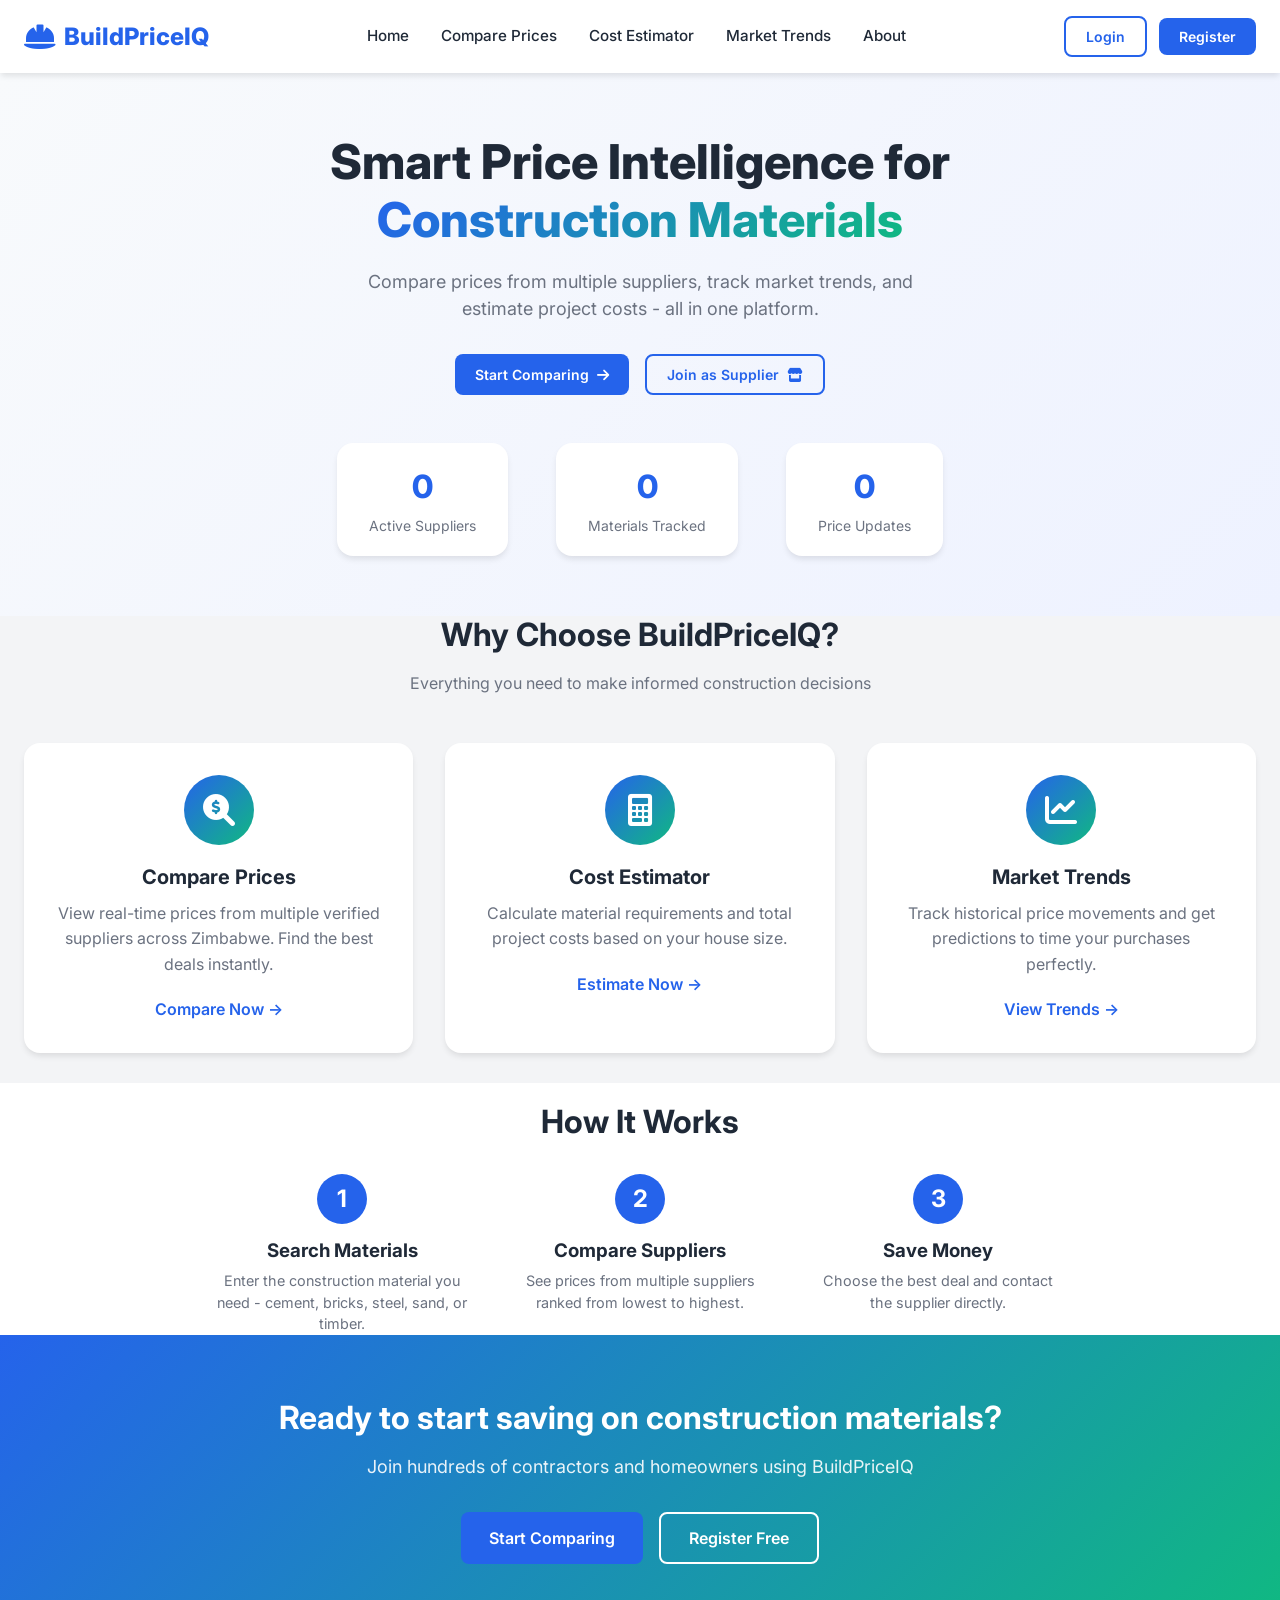
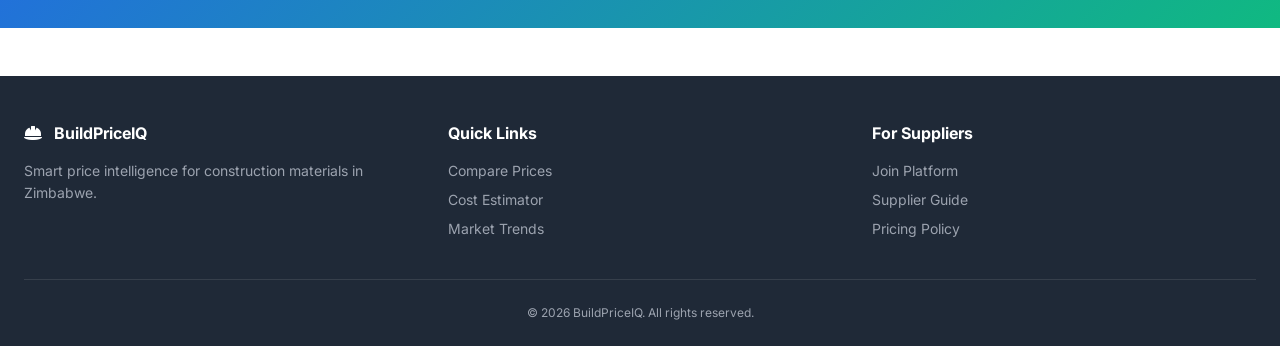
<file: index.html>
<!DOCTYPE html>
<html lang="en">
<head>
    <meta charset="UTF-8">
    <meta name="viewport" content="width=device-width, initial-scale=1.0">
    <title>BuildPriceIQ - Smart Construction Material Prices</title>
    <link rel="stylesheet" href="style.css">
    <link href="https://fonts.googleapis.com/css2?family=Inter:wght@300;400;500;600;700;800&display=swap" rel="stylesheet">
    <link rel="stylesheet" href="https://cdnjs.cloudflare.com/ajax/libs/font-awesome/6.0.0/css/all.min.css">
</head>
<body>
    <!-- Navigation -->
    <nav class="navbar">
    <div class="container">
        <div class="nav-brand">
            <i class="fas fa-hard-hat"></i>
            <span>BuildPriceIQ</span>
        </div>
        <div class="nav-menu" id="navMenu">
            <a href="#" id="homeLink" class="nav-link">Home</a>
            <a href="compare.html" class="nav-link">Compare Prices</a>
            <a href="estimator.html" class="nav-link">Cost Estimator</a>
            <a href="trends.html" class="nav-link">Market Trends</a>
            <a href="about.html" class="nav-link">About</a>
        </div>
        <div class="nav-buttons" id="navButtons">
            <button class="btn btn-outline" onclick="openModal('loginModal')">Login</button>
            <button class="btn btn-primary" onclick="openModal('registerModal')">Register</button>
        </div>
        <div class="user-menu" id="userMenu" style="display: none;">
            <span id="userName"></span>
            <button class="btn btn-outline-small" onclick="logout()">Logout</button>
        </div>
        <div class="hamburger" id="hamburger">
            <span></span>
            <span></span>
            <span></span>
        </div>
    </div>
</nav>


    <!-- Hero Section -->
    <section class="hero">
        <div class="container">
            <div class="hero-content">
                <h1 class="hero-title">
                    Smart Price Intelligence for<br>
                    <span class="highlight">Construction Materials</span>
                </h1>
                <p class="hero-subtitle">
                    Compare prices from multiple suppliers, track market trends, 
                    and estimate project costs - all in one platform.
                </p>
                <div class="hero-buttons">
                    <a href="compare.html" class="btn btn-primary">
                        Start Comparing <i class="fas fa-arrow-right"></i>
                    </a>
                    <button class="btn btn-outline" onclick="openModal('registerModal')">
                        Join as Supplier <i class="fas fa-store"></i>
                    </button>
                </div>
            </div>
            <div class="hero-stats">
                <div class="stat-card">
                    <div class="stat-number" id="supplierCount">0</div>
                    <div class="stat-label">Active Suppliers</div>
                </div>
                <div class="stat-card">
                    <div class="stat-number" id="materialCount">0</div>
                    <div class="stat-label">Materials Tracked</div>
                </div>
                <div class="stat-card">
                    <div class="stat-number" id="priceUpdateCount">0</div>
                    <div class="stat-label">Price Updates</div>
                </div>
            </div>
        </div>
    </section>

    <!-- Features Section -->
    <section class="features">
        <div class="container">
            <h2 class="section-title">Why Choose BuildPriceIQ?</h2>
            <p class="section-subtitle">Everything you need to make informed construction decisions</p>
            <div class="features-grid">
                <div class="feature-card">
                    <div class="feature-icon"><i class="fas fa-search-dollar"></i></div>
                    <h3>Compare Prices</h3>
                    <p>View real-time prices from multiple verified suppliers across Zimbabwe. Find the best deals instantly.</p>
                    <a href="compare.html" class="feature-link">Compare Now →</a>
                </div>
                <div class="feature-card">
                    <div class="feature-icon"><i class="fas fa-calculator"></i></div>
                    <h3>Cost Estimator</h3>
                    <p>Calculate material requirements and total project costs based on your house size.</p>
                    <a href="estimator.html" class="feature-link">Estimate Now →</a>
                </div>
                <div class="feature-card">
                    <div class="feature-icon"><i class="fas fa-chart-line"></i></div>
                    <h3>Market Trends</h3>
                    <p>Track historical price movements and get predictions to time your purchases perfectly.</p>
                    <a href="trends.html" class="feature-link">View Trends →</a>
                </div>
            </div>
        </div>
    </section>

    <!-- How It Works Section -->
    <section class="how-it-works">
        <div class="container">
            <h2 class="section-title">How It Works</h2>
            <div class="steps">
                <div class="step">
                    <div class="step-number">1</div>
                    <h3>Search Materials</h3>
                    <p>Enter the construction material you need - cement, bricks, steel, sand, or timber.</p>
                </div>
                <div class="step">
                    <div class="step-number">2</div>
                    <h3>Compare Suppliers</h3>
                    <p>See prices from multiple suppliers ranked from lowest to highest.</p>
                </div>
                <div class="step">
                    <div class="step-number">3</div>
                    <h3>Save Money</h3>
                    <p>Choose the best deal and contact the supplier directly.</p>
                </div>
            </div>
        </div>
    </section>

    <!-- CTA Section -->
    <section class="cta-section">
        <div class="container">
            <div class="cta-content">
                <h2>Ready to start saving on construction materials?</h2>
                <p>Join hundreds of contractors and homeowners using BuildPriceIQ</p>
                <div class="cta-buttons">
                    <a href="compare.html" class="btn btn-primary btn-large">Start Comparing</a>
                    <button class="btn btn-outline btn-large" onclick="openModal('registerModal')">Register Free</button>
                </div>
            </div>
        </div>
    </section>

    <!-- Footer -->
    <footer class="footer">
        <div class="container">
            <div class="footer-content">
                <div class="footer-section">
                    <h3><i class="fas fa-hard-hat"></i> BuildPriceIQ</h3>
                    <p>Smart price intelligence for construction materials in Zimbabwe.</p>
                </div>
                <div class="footer-section">
                    <h4>Quick Links</h4>
                    <a href="compare.html">Compare Prices</a>
                    <a href="estimator.html">Cost Estimator</a>
                    <a href="trends.html">Market Trends</a>
                </div>
                <div class="footer-section">
                    <h4>For Suppliers</h4>
                    <a href="#" onclick="openModal('registerModal')">Join Platform</a>
                    <a href="supplier_guide.html">Supplier Guide</a>
                    <a href="pricing_policy.html">Pricing Policy</a>
                </div>
            </div>
            <div class="footer-bottom">
                <p>&copy; 2026 BuildPriceIQ. All rights reserved.</p>
            </div>
        </div>
    </footer>

    <!-- Login Modal -->
    <div id="loginModal" class="modal">
        <div class="modal-content">
            <span class="close" onclick="closeModal('loginModal')">&times;</span>
            <h2>Login to BuildPriceIQ</h2>
            <form id="loginForm">
                <div class="form-group">
                    <label>Email</label>
                    <input type="email" id="loginEmail" required>
                </div>
                <div class="form-group">
                    <label>Password</label>
                    <input type="password" id="loginPassword" required>
                </div>
                <button type="submit" class="btn btn-primary btn-block">Login</button>
            </form>
            <p class="modal-footer">Don't have an account? <a href="#" onclick="switchModal('registerModal')">Register</a></p>
        </div>
    </div>

    <!-- Register Modal -->
    <div id="registerModal" class="modal">
        <div class="modal-content">
            <span class="close" onclick="closeModal('registerModal')">&times;</span>
            <h2>Create Account</h2>
            <form id="registerForm">
                <div class="form-group">
                    <label>Full Name *</label>
                    <input type="text" id="regName" required>
                </div>
                <div class="form-group">
                    <label>Email *</label>
                    <input type="email" id="regEmail" required>
                </div>
                <div class="form-group">
                    <label>Password *</label>
                    <input type="password" id="regPassword" required>
                </div>
                <div class="form-group">
                    <label>Account Type *</label>
                    <select id="regRole" required>
                        <option value="customer">Customer</option>
                        <option value="supplier">Supplier</option>
                    </select>
                </div>
                <div id="supplierFields" style="display: none;">
                    <div class="form-group">
                        <label>Business Name *</label>
                        <input type="text" id="businessName">
                    </div>
                    <div class="form-group">
                        <label>Location *</label>
                        <select id="businessLocation">
                            <option value="">Select location</option>
                            <option value="harare">Harare</option>
                            <option value="bulawayo">Bulawayo</option>
                            <option value="mutare">Mutare</option>
                            <option value="gweru">Gweru</option>
                        </select>
                    </div>
                    <div class="form-group">
                        <label>Phone Number *</label>
                        <input type="tel" id="businessPhone">
                    </div>
                </div>
                <button type="submit" class="btn btn-primary btn-block">Register</button>
            </form>
            <p class="modal-footer">Already have an account? <a href="#" onclick="switchModal('loginModal')">Login</a></p>
        </div>
    </div>
    <script>


 async function updateHomeLink() {
    try {
        const response = await fetch('php/auth/session.php');
        const data = await response.json();
        
        const homeLink = document.getElementById('homeLink');
       
        
        if (data.logged_in) {
            if (data.user.role === 'admin') {
                homeLink.href = 'admin.html';
                homeLink.textContent = '🏠 Admin Home';
            } else if (data.user.role === 'supplier') {
                homeLink.href = 'supplier.html';
                homeLink.textContent = '🏠 Supplier Home';
            } else {
                homeLink.href = 'index.html';
                homeLink.textContent = 'Home';
            }
        } else {
            homeLink.href = 'index.html';
            homeLink.textContent = 'Home';
        }
    } catch (error) {
        console.error('Error updating home link:', error);
    }
}
    </script>
    <script src="script.js"></script>
    <script>
async function updateHomeLink() {
    try {
        const response = await fetch('php/auth/session.php');
        const data = await response.json();
        
        const homeLink = document.getElementById('homeLink');
        
        if (data.logged_in) {
            if (data.user.role === 'admin') {
                homeLink.href = 'admin.html';
                homeLink.textContent = '🏠 Admin Home';
            } else if (data.user.role === 'supplier') {
                homeLink.href = 'supplier.html';
                homeLink.textContent = '🏠 Supplier Home';
            } else {
                homeLink.href = 'index.html';
                homeLink.textContent = 'Home';
            }
        } else {
            homeLink.href = 'index.html';
            homeLink.textContent = 'Home';
        }
    } catch (error) {
        console.error('Error updating home link:', error);
    }
}
    // Modal functions
        function openModal(modalId) {
            const modal = document.getElementById(modalId);
            if (modal) modal.style.display = 'block';
        }

        function closeModal(modalId) {
            const modal = document.getElementById(modalId);
            if (modal) modal.style.display = 'none';
        }

        function switchModal(targetModal) {
            document.querySelectorAll('.modal').forEach(modal => {
                modal.style.display = 'none';
            });
            openModal(targetModal);
        }

    
        window.onclick = function(event) {
            if (event.target.classList.contains('modal')) {
                event.target.style.display = 'none';
            }
        }

        
        async function loadStats() {
            try {
                const response = await fetch('php/api/get_stats.php');
                const stats = await response.json();
                document.getElementById('supplierCount').textContent = stats.supplier_count || 0;
                document.getElementById('materialCount').textContent = stats.material_count || 0;
                document.getElementById('priceUpdateCount').textContent = stats.price_updates || 0;
            } catch (error) {
                console.error('Failed to load stats:', error);
            }
        }
        
        // Toggle supplier fields on registration
        
        document.getElementById('regRole')?.addEventListener('change', function() {
            const supplierFields = document.getElementById('supplierFields');
            if (this.value === 'supplier') {
                supplierFields.style.display = 'block';
            } else {
                supplierFields.style.display = 'none';
            }
        });
        
        document.addEventListener('DOMContentLoaded', function() {
            loadStats();
            checkSession();
        });
    </script>
</body>
</html>
</file>
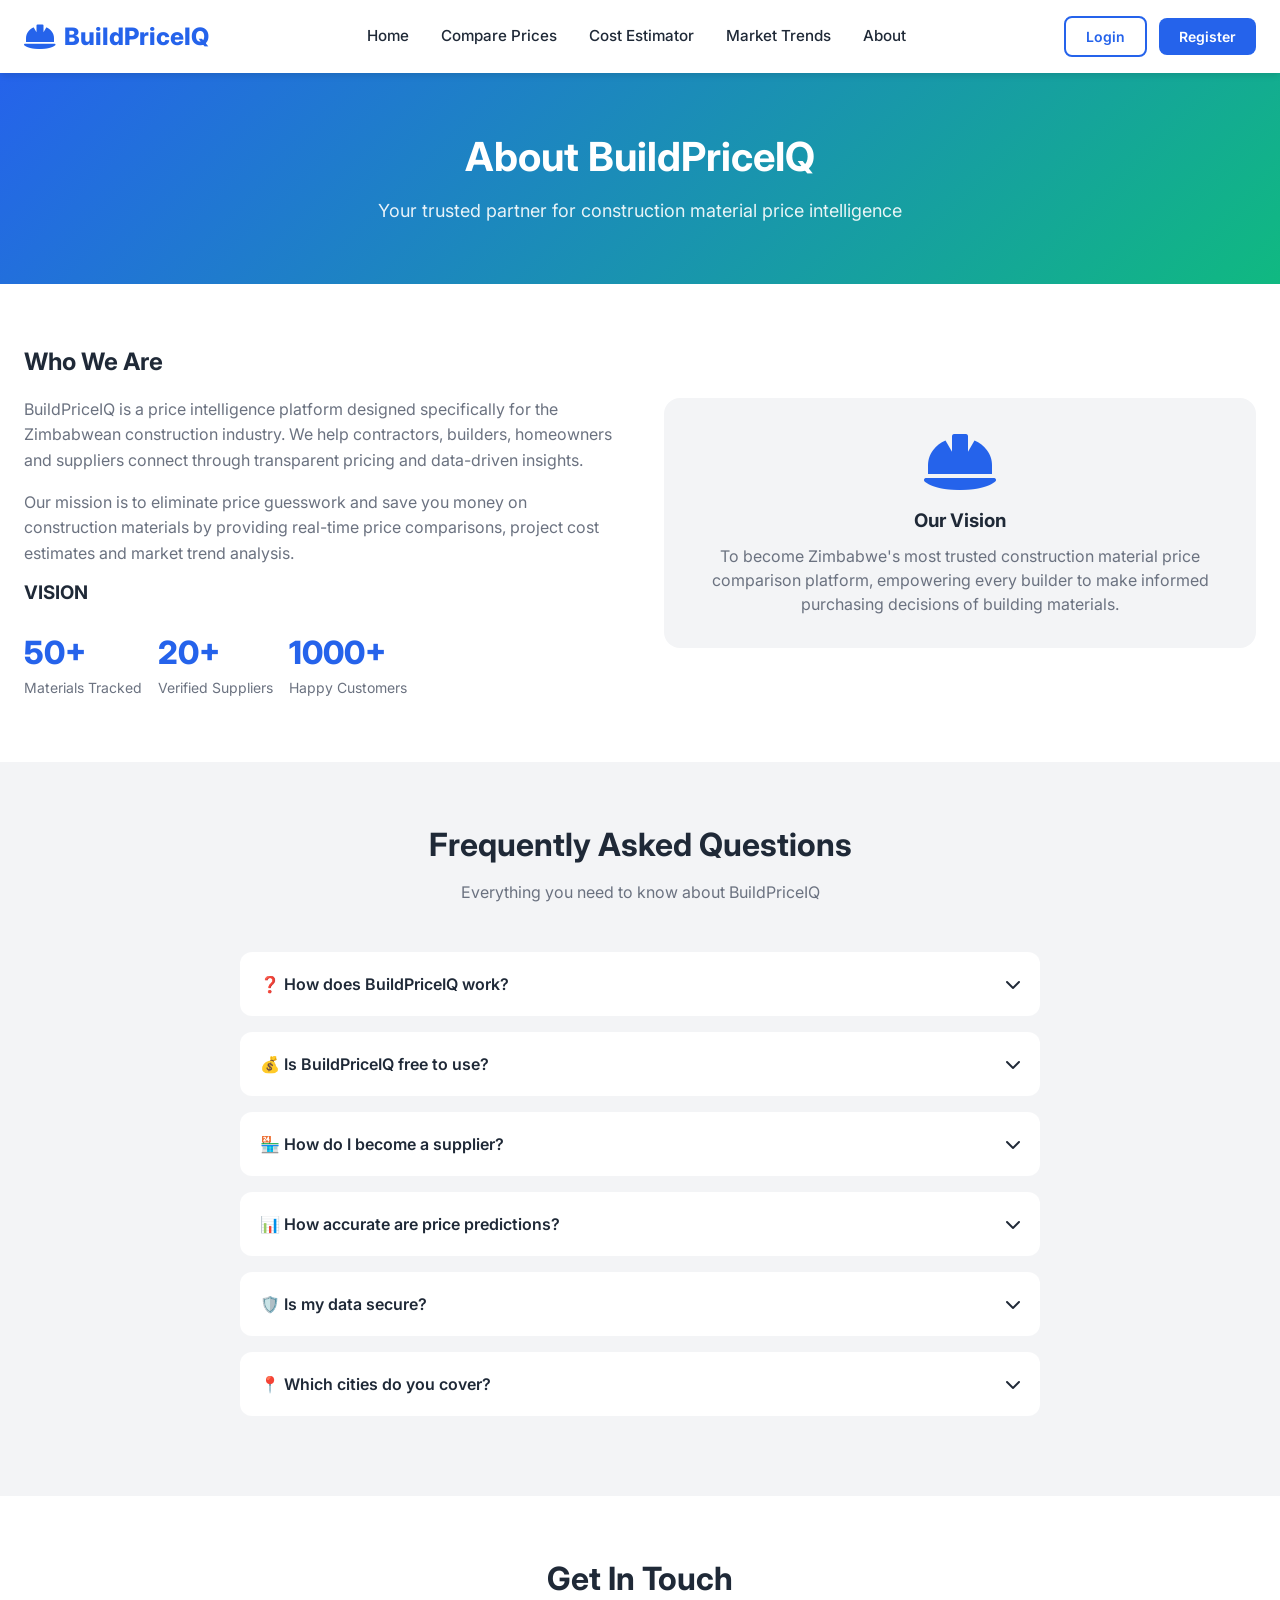
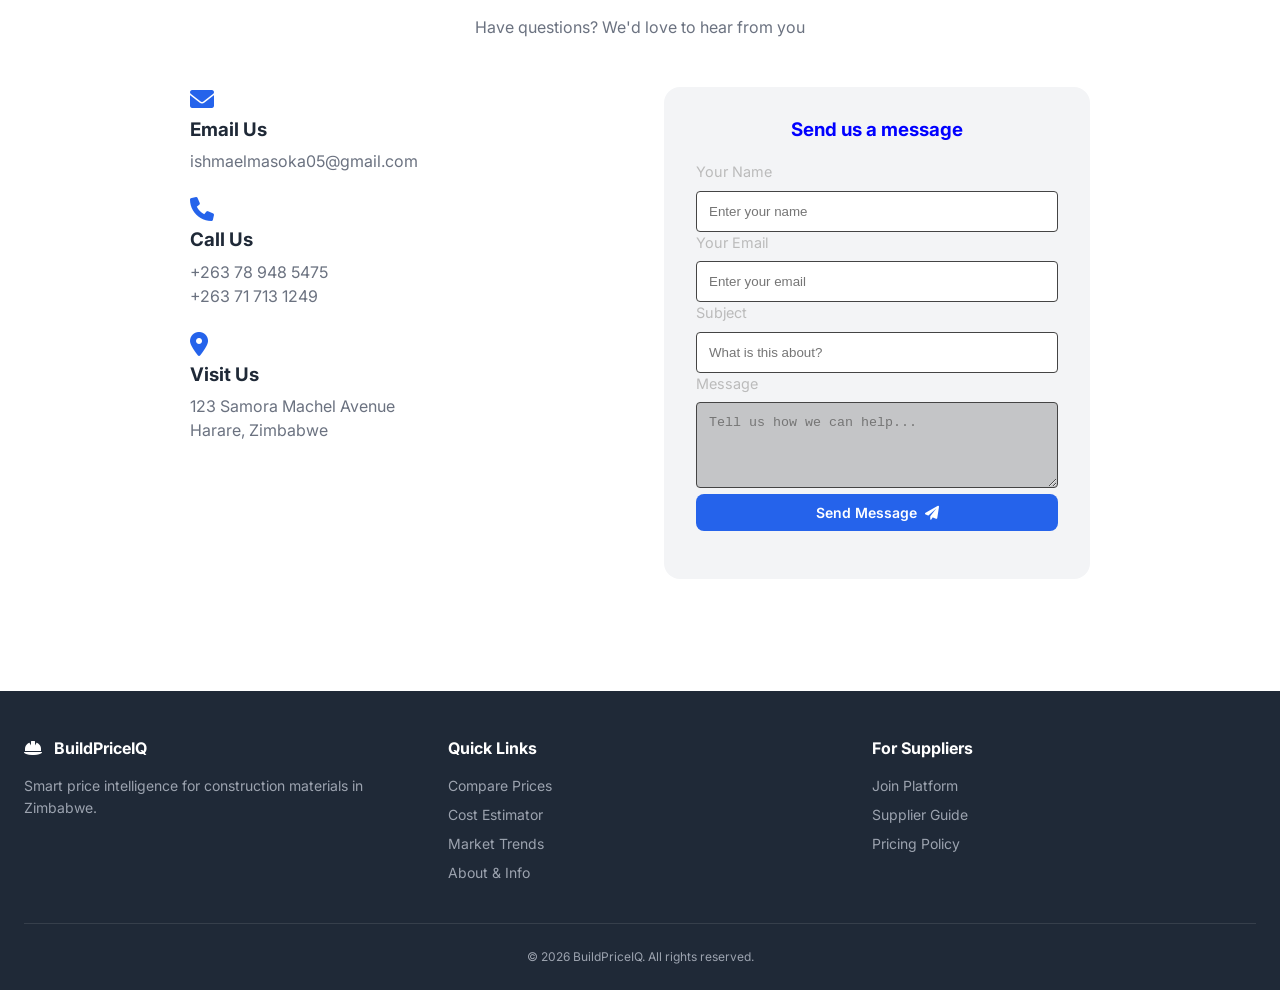
<file: about.html>
<!DOCTYPE html>
<html lang="en">
<head>
    <meta charset="UTF-8">
    <meta name="viewport" content="width=device-width, initial-scale=1.0">
    <title>About & Info - BuildPriceIQ</title>
    <link rel="stylesheet" href="style.css">
    <link href="https://fonts.googleapis.com/css2?family=Inter:wght@300;400;500;600;700;800&display=swap" rel="stylesheet">
    <link rel="stylesheet" href="https://cdnjs.cloudflare.com/ajax/libs/font-awesome/6.0.0/css/all.min.css">
</head>
<body>
    <!-- Navigation -->
   <nav class="navbar">
    <div class="container">
        <div class="nav-brand">
            <i class="fas fa-hard-hat"></i>
            <span>BuildPriceIQ</span>
        </div>
        <div class="nav-menu" id="navMenu">
            <a href="#" id="homeLink" class="nav-link">Home</a>
            <a href="compare.html" class="nav-link">Compare Prices</a>
            <a href="estimator.html" class="nav-link">Cost Estimator</a>
            <a href="trends.html" class="nav-link">Market Trends</a>
            <a href="about.html" class="nav-link">About</a>
        </div>
        <div class="nav-buttons" id="navButtons">
            <button class="btn btn-outline" onclick="openModal('loginModal')">Login</button>
            <button class="btn btn-primary" onclick="openModal('registerModal')">Register</button>
        </div>
        <div class="user-menu" id="userMenu" style="display: none;">
            <span id="userName"></span>
            <button class="btn btn-outline-small" onclick="logout()">Logout</button>
        </div>
        <div class="hamburger" id="hamburger">
            <span></span>
            <span></span>
            <span></span>
        </div>
    </div>
</nav>

    <!-- Page Header -->
    <section class="page-header" style="background: linear-gradient(135deg, var(--primary), var(--secondary)); color: white; padding: 60px 0; text-align: center;">
        <div class="container">
            <h1 style="font-size: 2.5rem; margin-bottom: 16px;">About BuildPriceIQ</h1>
            <p style="font-size: 1.125rem; opacity: 0.9; max-width: 600px; margin: 0 auto;">Your trusted partner for construction material price intelligence</p>
        </div>
    </section>

    <!-- About Section -->
    <section class="section">
        <div class="container">
            <div class="about-grid" style="display: grid; grid-template-columns: 1fr 1fr; gap: 48px; align-items: center;">
                <div>
                    <h2 style="margin-bottom: 20px;">Who We Are</h2>
                    <p style="color: var(--gray); line-height: 1.6; margin-bottom: 16px;">
                        BuildPriceIQ is a price intelligence platform designed specifically for the Zimbabwean construction industry. We help contractors, builders, homeowners and suppliers connect through transparent pricing and data-driven insights.
                    </p>
                    <p style="color: var(--gray); line-height: 1.6; margin-bottom: 16px;">
                        Our mission is to eliminate price guesswork and save you money on construction materials by providing real-time price comparisons, project cost estimates and market trend analysis.
                    </p>
                    <p><h3>VISION</h3></p>
                    <div style="display: flex; gap: 16px; margin-top: 24px;">
                        <div>
                            <div style="font-size: 2rem; font-weight: 800; color: var(--primary);">50+</div>
                            <div style="color: var(--gray); font-size: 0.875rem;">Materials Tracked</div>
                        </div>
                        <div>
                            <div style="font-size: 2rem; font-weight: 800; color: var(--primary);">20+</div>
                            <div style="color: var(--gray); font-size: 0.875rem;">Verified Suppliers</div>
                        </div>
                        <div>
                            <div style="font-size: 2rem; font-weight: 800; color: var(--primary);">1000+</div>
                            <div style="color: var(--gray); font-size: 0.875rem;">Happy Customers</div>
                        </div>
                    </div>
                </div>
                <div style="background: var(--light); border-radius: 16px; padding: 32px; text-align: center;">
                    <i class="fas fa-hard-hat" style="font-size: 4rem; color: var(--primary); margin-bottom: 16px;"></i>
                    <h3>Our Vision</h3>
                    <p style="color: var(--gray); margin-top: 12px;">To become Zimbabwe's most trusted construction material price comparison platform, empowering every builder to make informed purchasing decisions of building materials.</p>
                </div>
            </div>
        </div>
    </section>

    <!-- FAQ Section -->
    <section class="section" style="background: var(--light);">
        <div class="container">
            <h2 class="section-title">Frequently Asked Questions</h2>
            <p class="section-subtitle">Everything you need to know about BuildPriceIQ</p>
            
            <div class="faq-grid" style="max-width: 800px; margin: 0 auto;">
                <!-- FAQ Item 1 -->
                <div class="faq-item" style="background: var(--white); border-radius: 12px; margin-bottom: 16px; overflow: hidden;">
                    <div class="faq-question" onclick="toggleFaq(this)" style="padding: 20px; cursor: pointer; display: flex; justify-content: space-between; align-items: center; font-weight: 600;">
                        <span>❓ How does BuildPriceIQ work?</span>
                        <i class="fas fa-chevron-down" style="transition: transform 0.3s;"></i>
                    </div>
                    <div class="faq-answer" style="display: none; padding: 0 20px 20px 20px; color: var(--gray); border-top: 1px solid var(--light);">
                        BuildPriceIQ collects real-time price data from verified suppliers across Zimbabwe. You can search for any construction material, compare prices from different suppliers, get project cost estimates and track market trends over time.
                    </div>
                </div>

                <!-- FAQ Item 2 -->
                <div class="faq-item" style="background: var(--white); border-radius: 12px; margin-bottom: 16px; overflow: hidden;">
                    <div class="faq-question" onclick="toggleFaq(this)" style="padding: 20px; cursor: pointer; display: flex; justify-content: space-between; align-items: center; font-weight: 600;">
                        <span>💰 Is BuildPriceIQ free to use?</span>
                        <i class="fas fa-chevron-down" style="transition: transform 0.3s;"></i>
                    </div>
                    <div class="faq-answer" style="display: none; padding: 0 20px 20px 20px; color: var(--gray); border-top: 1px solid var(--light);">
                        Yes! BuildPriceIQ is completely free for customers. You can search, compare and estimate costs without paying anything. Suppliers can join for free and only pay a small commission when they make a sale through our platform.
                    </div>
                </div>

                <!-- FAQ Item 3 -->
                <div class="faq-item" style="background: var(--white); border-radius: 12px; margin-bottom: 16px; overflow: hidden;">
                    <div class="faq-question" onclick="toggleFaq(this)" style="padding: 20px; cursor: pointer; display: flex; justify-content: space-between; align-items: center; font-weight: 600;">
                        <span>🏪 How do I become a supplier?</span>
                        <i class="fas fa-chevron-down" style="transition: transform 0.3s;"></i>
                    </div>
                    <div class="faq-answer" style="display: none; padding: 0 20px 20px 20px; color: var(--gray); border-top: 1px solid var(--light);">
                        Simply click "Register" and select "Supplier" as your account type. Fill in your business details and our team will verify your information within 12 hours. Once approved, you can start adding your prices immediately.
                    </div>
                </div>

                <!-- FAQ Item 4 -->
                <div class="faq-item" style="background: var(--white); border-radius: 12px; margin-bottom: 16px; overflow: hidden;">
                    <div class="faq-question" onclick="toggleFaq(this)" style="padding: 20px; cursor: pointer; display: flex; justify-content: space-between; align-items: center; font-weight: 600;">
                        <span>📊 How accurate are price predictions?</span>
                        <i class="fas fa-chevron-down" style="transition: transform 0.3s;"></i>
                    </div>
                    <div class="faq-answer" style="display: none; padding: 0 20px 20px 20px; color: var(--gray); border-top: 1px solid var(--light);">
                        Our price predictions are based on historical data, supplier's actual prices and market trends. While we strive for accuracy, actual prices may vary due to some other market conditions. We recommend using predictions as a guide rather than a guarantee.
                    </div>
                </div>

                <!-- FAQ Item 5 -->
                <div class="faq-item" style="background: var(--white); border-radius: 12px; margin-bottom: 16px; overflow: hidden;">
                    <div class="faq-question" onclick="toggleFaq(this)" style="padding: 20px; cursor: pointer; display: flex; justify-content: space-between; align-items: center; font-weight: 600;">
                        <span>🛡️ Is my data secure?</span>
                        <i class="fas fa-chevron-down" style="transition: transform 0.3s;"></i>
                    </div>
                    <div class="faq-answer" style="display: none; padding: 0 20px 20px 20px; color: var(--gray); border-top: 1px solid var(--light);">
                        Absolutely! We use industry-standard encryption to protect your personal information. Passwords are hashed and we never share your data with third parties without your consent.
                    </div>
                </div>

                <!-- FAQ Item 6 -->
                <div class="faq-item" style="background: var(--white); border-radius: 12px; margin-bottom: 16px; overflow: hidden;">
                    <div class="faq-question" onclick="toggleFaq(this)" style="padding: 20px; cursor: pointer; display: flex; justify-content: space-between; align-items: center; font-weight: 600;">
                        <span>📍 Which cities do you cover?</span>
                        <i class="fas fa-chevron-down" style="transition: transform 0.3s;"></i>
                    </div>
                    <div class="faq-answer" style="display: none; padding: 0 20px 20px 20px; color: var(--gray); border-top: 1px solid var(--light);">
                        Currently, BuildPriceIQ covers Harare, Bulawayo, Mutare and Gweru. We're expanding to Masvingo, Kwekwe, Kadoma and other cities soon. Stay tuned!
                    </div>
                </div>
            </div>
        </div>
    </section>

    <!-- Contact Section -->
    <section class="section">
        <div class="container">
            <h2 class="section-title">Get In Touch</h2>
            <p class="section-subtitle">Have questions? We'd love to hear from you</p>
            
            <div class="contact-grid" style="display: grid; grid-template-columns: 1fr 1fr; gap: 48px; max-width: 900px; margin: 0 auto;">
                <!-- Contact Info -->
                <div>
                    <div style="margin-bottom: 24px;">
                        <i class="fas fa-envelope" style="font-size: 1.5rem; color: var(--primary); margin-bottom: 8px;"></i>
                        <h3 style="margin-bottom: 8px;">Email Us</h3>
                        <p style="color: var(--gray);">ishmaelmasoka05@gmail.com</p>
                        
                    </div>
                    <div style="margin-bottom: 24px;">
                        <i class="fas fa-phone" style="font-size: 1.5rem; color: var(--primary); margin-bottom: 8px;"></i>
                        <h3 style="margin-bottom: 8px;">Call Us</h3>
                        <p style="color: var(--gray);">+263 78 948 5475</p>
                        <p style="color: var(--gray);">+263 71 713 1249</p>
                    </div>
                    <div style="margin-bottom: 24px;">
                        <i class="fas fa-map-marker-alt" style="font-size: 1.5rem; color: var(--primary); margin-bottom: 8px;"></i>
                        <h3 style="margin-bottom: 8px;">Visit Us</h3>
                        <p style="color: var(--gray);">123 Samora Machel Avenue</p>
                        <p style="color: var(--gray);">Harare, Zimbabwe</p>
                    </div>
                </div>

                <!-- Contact Form -->
                <div class="contact-form" style="background: var(--light); border-radius: 16px; padding: 32px;">
                    <h3 style="margin-bottom: 20px;">Send us a message</h3>
                    <form id="contactForm">
                        <div class="form-group1">
                            <label for="contactName">Your Name</label>
                            <input type="text" id="contactName" placeholder="Enter your name" required>
                        </div>
                        <div class="form-group1">
                            <label for="contactEmail">Your Email</label>
                            <input type="email" id="contactEmail" placeholder="Enter your email" required>
                        </div>
                        <div class="form-group1">
                            <label for="contactSubject">Subject</label>
                            <input type="text" id="contactSubject" placeholder="What is this about?">
                        </div>
                        <div class="form-group1">
                            <label for="contactMessage">Message</label>
                            <textarea id="contactMessage" rows="4" placeholder="Tell us how we can help..." required></textarea>
                        </div>
                        <button type="submit" class="btn btn-primary btn-block">Send Message <i class="fas fa-paper-plane"></i></button>
                    </form>
                    <p id="contactMessageStatus" style="margin-top: 16px; text-align: center; font-size: 0.875rem;"></p>
                </div>
            </div>
        </div>
    </section>

    <!-- Footer -->
    <footer class="footer">
        <div class="container">
            <div class="footer-content">
                <div class="footer-section">
                    <h3><i class="fas fa-hard-hat"></i> BuildPriceIQ</h3>
                    <p>Smart price intelligence for construction materials in Zimbabwe.</p>
                </div>
                <div class="footer-section">
                    <h4>Quick Links</h4>
                    <a href="compare.html">Compare Prices</a>
                    <a href="estimator.html">Cost Estimator</a>
                    <a href="trends.html">Market Trends</a>
                    <a href="about.html">About & Info</a>
                </div>
                  <div class="footer-section">
                 <h4>For Suppliers</h4>
                      <a href="#" onclick="openModal('registerModal')">Join Platform</a>
                      <a href="supplier_guide.html">Supplier Guide</a>
                      <a href="pricing_policy.html">Pricing Policy</a>
                    </div>
            </div>
            <div class="footer-bottom">
                <p>&copy; 2026 BuildPriceIQ. All rights reserved.</p>
            </div>
        </div>
    </footer>

    <!-- Modals  -->
    <div id="loginModal" class="modal">
        <div class="modal-content">
            <span class="close" onclick="closeModal('loginModal')">&times;</span>
            <h2>Login to BuildPriceIQ</h2>
            <form id="loginForm">
                <div class="form-group">
                    <label>Email</label>
                    <input type="email" id="loginEmail" required>
                </div>
                <div class="form-group">
                    <label>Password</label>
                    <input type="password" id="loginPassword" required>
                </div>
                <button type="submit" class="btn btn-primary btn-block">Login</button>
            </form>
            <p class="modal-footer">Don't have an account? <a href="#" onclick="switchModal('registerModal')">Register</a></p>
        </div>
    </div>

    <div id="registerModal" class="modal">
        <div class="modal-content">
            <span class="close" onclick="closeModal('registerModal')">&times;</span>
            <h2>Create Account</h2>
            <form id="registerForm">
                <div class="form-group">
                    <label>Full Name *</label>
                    <input type="text" id="regName" required>
                </div>
                <div class="form-group">
                    <label>Email *</label>
                    <input type="email" id="regEmail" required>
                </div>
                <div class="form-group">
                    <label>Password *</label>
                    <input type="password" id="regPassword" required>
                </div>
                <div class="form-group">
                    <label>Account Type *</label>
                    <select id="regRole" required>
                        <option value="customer">Customer</option>
                        <option value="supplier">Supplier</option>
                    </select>
                </div>
                <div id="supplierFields" style="display: none;">
                    <div class="form-group">
                        <label>Business Name *</label>
                        <input type="text" id="businessName">
                    </div>
                    <div class="form-group">
                        <label>Location *</label>
                        <select id="businessLocation">
                            <option value="">Select location</option>
                            <option value="harare">Harare</option>
                            <option value="bulawayo">Bulawayo</option>
                            <option value="mutare">Mutare</option>
                            <option value="gweru">Gweru</option>
                        </select>
                    </div>
                    <div class="form-group">
                        <label>Phone Number *</label>
                        <input type="tel" id="businessPhone">
                    </div>
                </div>
                <button type="submit" class="btn btn-primary btn-block">Register</button>
            </form>
            <p class="modal-footer">Already have an account? <a href="#" onclick="switchModal('loginModal')">Login</a></p>
        </div>
    </div>

    <script src="script.js"></script>
    <script>

    // FAQ Toggle Function
    function toggleFaq(element) {
        const answer = element.nextElementSibling;
        const icon = element.querySelector('i');
        
        if (answer.style.display === 'none' || !answer.style.display) {
            answer.style.display = 'block';
            icon.style.transform = 'rotate(180deg)';
        } else {
            answer.style.display = 'none';
            icon.style.transform = 'rotate(0deg)';
        }
    }

// Update home link based on user role
async function updateHomeLink() {
    try {
        const response = await fetch('php/auth/session.php');
        const data = await response.json();
        
        const homeLink = document.getElementById('homeLink');
        if (!homeLink) return;
        
        if (data.logged_in) {
            if (data.user.role === 'admin') {
                homeLink.href = 'admin.html';
                homeLink.textContent = '🏠 Admin Home';
            } else if (data.user.role === 'supplier') {
                homeLink.href = 'supplier.html';
                homeLink.textContent = '🏠 Supplier Home';
            } else {
                homeLink.href = 'index.html';
                homeLink.textContent = 'Home';
            }
        } else {
            homeLink.href = 'index.html';
            homeLink.textContent = 'Home';
        }
    } catch (error) {
        console.error('Error updating home link:', error);
    }
}

// Call when page loads
document.addEventListener('DOMContentLoaded', function() {
    updateHomeLink();

});
    
    document.getElementById('contactForm')?.addEventListener('submit', async function(e) {
        e.preventDefault();
        
        const name = document.getElementById('contactName').value;
        const email = document.getElementById('contactEmail').value;
        const subject = document.getElementById('contactSubject').value;
        const message = document.getElementById('contactMessage').value;
        
        if (name && email && message) {
            try {
                const response = await fetch('php/api/save_message.php', {
                    method: 'POST',
                    headers: { 'Content-Type': 'application/json' },
                    body: JSON.stringify({ name, email, subject, message })
                });
                
                const result = await response.json();
                
                if (result.success) {
                    const statusEl = document.getElementById('contactMessageStatus');
                    statusEl.style.color = '#10b981';
                    statusEl.innerHTML = '✅ Message sent successfully! We\'ll get back to you soon.';
                    this.reset();
                    
                    setTimeout(() => {
                        statusEl.innerHTML = '';
                    }, 5000);
                } else {
                    throw new Error('Failed to send');
                }
            } catch(error) {
                const statusEl = document.getElementById('contactMessageStatus');
                statusEl.style.color = '#ef4444';
                statusEl.innerHTML = '❌ Failed to send message. Please try again.';
                
                setTimeout(() => {
                    statusEl.innerHTML = '';
                }, 3000);
            }
        }
    });
</script>
</body>
</html>
</file>
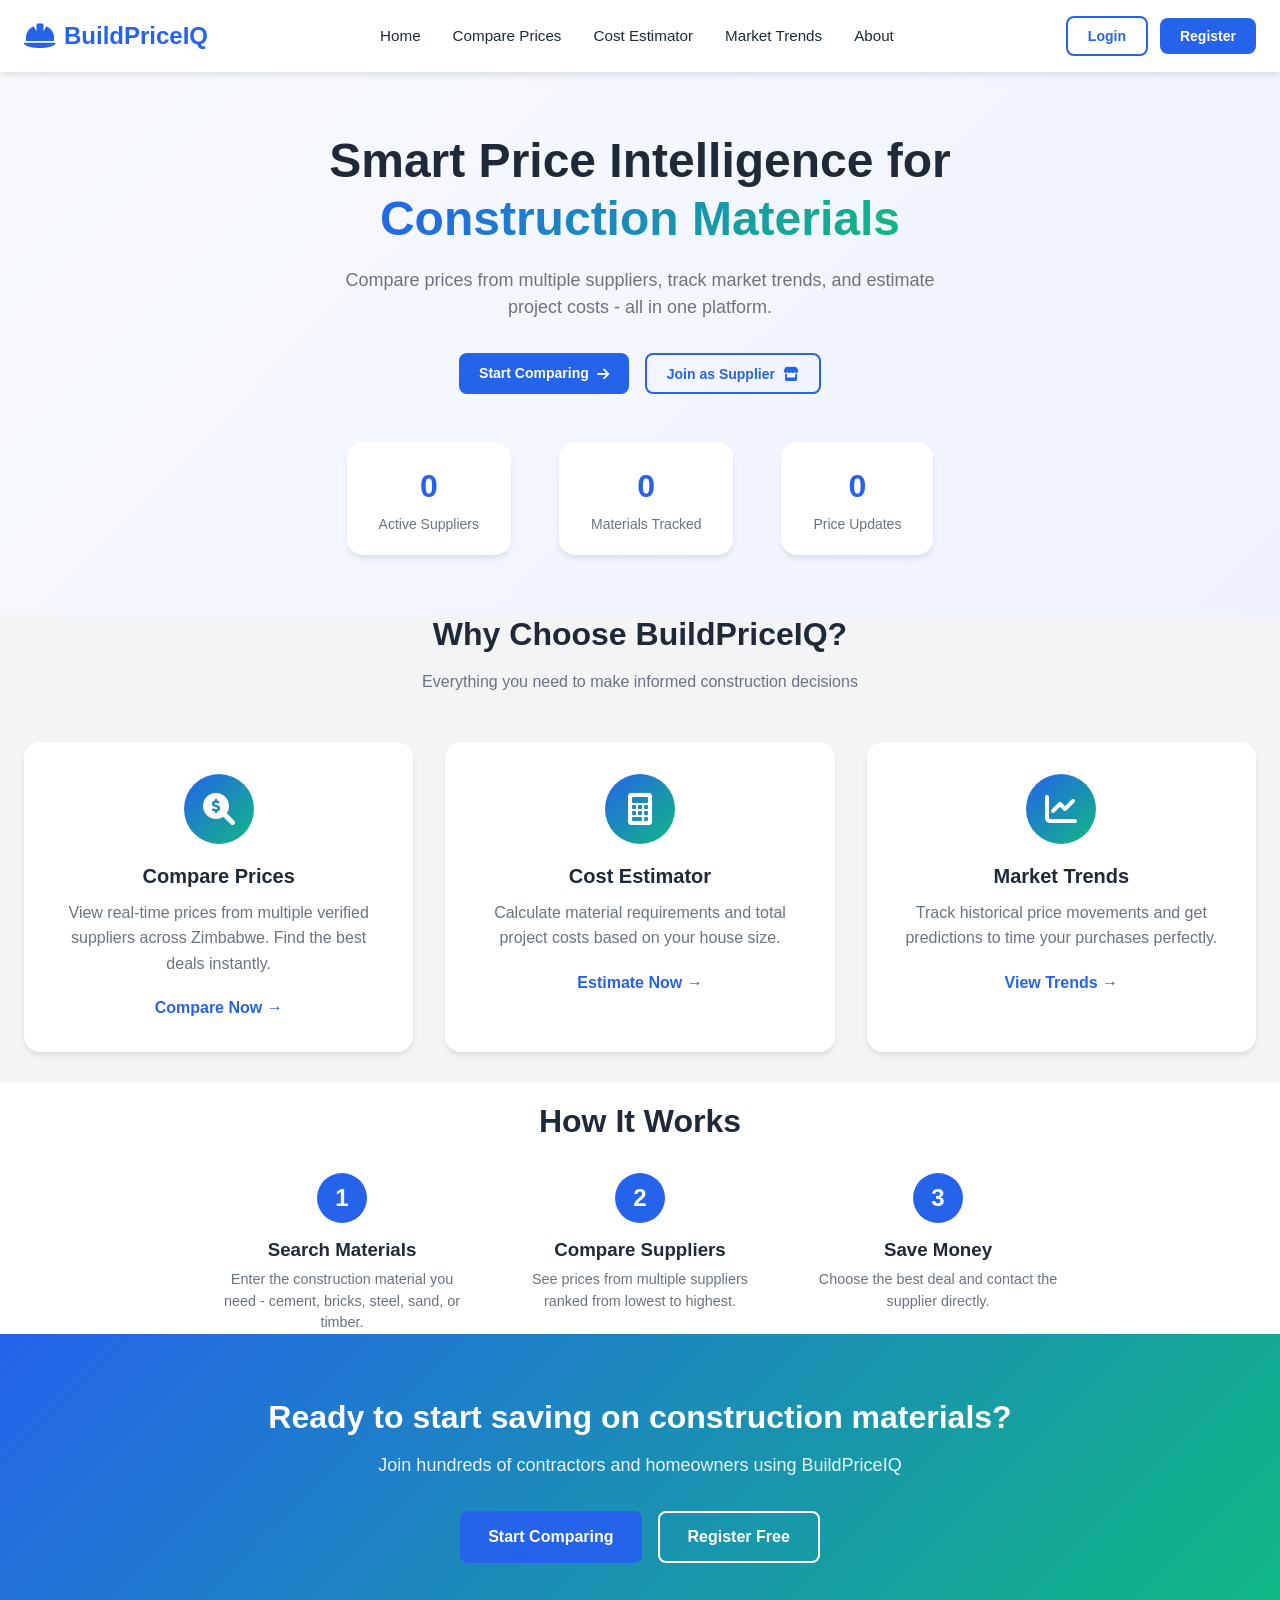
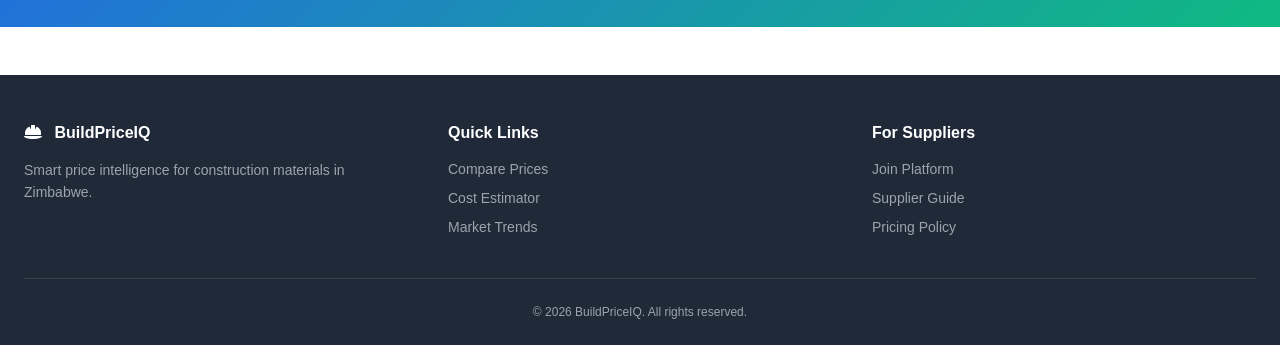
<file: admin.html>
<!DOCTYPE html>
<html lang="en">
<head>
    <meta charset="UTF-8">
    <meta name="viewport" content="width=device-width, initial-scale=1.0">
    <title>Admin Dashboard - BuildPriceIQ</title>
    <link rel="stylesheet" href="style.css">
    <link href="https://fonts.googleapis.com/css2?family=Inter:wght@300;400;500;600;700;800&display=swap" rel="stylesheet">
    <link rel="stylesheet" href="https://cdnjs.cloudflare.com/ajax/libs/font-awesome/6.0.0/css/all.min.css">
</head>
<body>
    <nav class="navbar">
        <div class="container">
            <div class="nav-brand">
                <i class="fas fa-hard-hat"></i>
                <span>BuildPriceIQ - Admin</span>
            </div>
            <div class="nav-menu">
                <a href="admin.html" class="nav-link active">Dashboard</a>
                <a href="index.html" class="nav-link">View Site</a>
            </div>
            <div class="user-menu">
                <span id="adminName">Admin</span>
                <button class="btn btn-outline-small" onclick="logout()">Logout</button>
            </div>
        </div>
    </nav>

    <div class="container" style="padding: 2rem;">
        <h1>Admin Dashboard</h1>
        
        <!-- Stats Cards -->
        <div style="display: grid; grid-template-columns: repeat(4, 1fr); gap: 1.5rem; margin: 2rem 0;">
            <div class="stat-card">
                <div class="stat-number" id="pendingSuppliers">0</div>
                <div class="stat-label">Pending Suppliers</div>
            </div>
            <div class="stat-card">
                <div class="stat-number" id="approvedSuppliers">0</div>
                <div class="stat-label">Approved Suppliers</div>
            </div>
            <div class="stat-card">
                <div class="stat-number" id="totalSuppliers">0</div>
                <div class="stat-label">Total Suppliers</div>
            </div>
            <div class="stat-card">
                <div class="stat-number" id="unreadMessages">0</div>
                <div class="stat-label">Unread Messages</div>
            </div>
        </div>

        <!-- Pending Suppliers Section -->
        <div style="background: white; border-radius: 16px; padding: 1.5rem; margin-bottom: 2rem; box-shadow: 0 1px 3px rgba(0,0,0,0.1);">
            <h2><i class="fas fa-clock"></i> Pending Supplier Approvals</h2>
            <div id="pendingSuppliersList" style="margin-top: 1rem;">
                <p>Loading...</p>
            </div>
        </div>

        <!-- Approved Suppliers Section -->
        <div style="background: white; border-radius: 16px; padding: 1.5rem; margin-bottom: 2rem; box-shadow: 0 1px 3px rgba(0,0,0,0.1);">
            <h2><i class="fas fa-check-circle"></i> Approved Suppliers</h2>
            <div id="approvedSuppliersList" style="margin-top: 1rem;">
                <p>Loading...</p>
            </div>
        </div>

        <!-- Messages Section -->
        <div style="background: white; border-radius: 16px; padding: 1.5rem; box-shadow: 0 1px 3px rgba(0,0,0,0.1);">
            <h2><i class="fas fa-envelope"></i> Contact Messages 
                <button class="btn btn-outline-small" onclick="deleteAllMessages()" style="margin-left: 1rem; background: #dc2626; color: white;">🗑️ Delete All</button>
            </h2>
            <div id="messagesList" style="margin-top: 1rem;">
                <p>Loading...</p>
            </div>
        </div>
    </div>

    <script>
        // Helper function to escape HTML
        function escapeHtml(str) {
            if (!str) return '';
            return str.replace(/[&<>]/g, function(m) {
                if (m === '&') return '&amp;';
                if (m === '<') return '&lt;';
                if (m === '>') return '&gt;';
                return m;
            });
        }

        // Check if admin is logged in
        async function checkAdminAccess() {
            try {
                const response = await fetch('php/auth/session.php');
                const data = await response.json();
                
                if (!data.logged_in) {
                    window.location.href = 'index.html';
                    return;
                }
                
                if (data.user.role !== 'admin') {
                    alert('Access denied. Admin privileges required.');
                    window.location.href = 'index.html';
                    return;
                }
                
                document.getElementById('adminName').innerHTML = data.user.name;
                loadDashboard();
                
            } catch (error) {
                console.error('Admin check failed:', error);
                window.location.href = 'index.html';
            }
        }
        
        async function loadDashboard() {
            await loadStats();
            await loadPendingSuppliers();
            await loadApprovedSuppliers();
            await loadMessages();
        }
        
        async function loadStats() {
            try {
                const response = await fetch('php/api/admin_stats.php');
                const data = await response.json();
                
                document.getElementById('pendingSuppliers').textContent = data.pending || 0;
                document.getElementById('approvedSuppliers').textContent = data.approved || 0;
                document.getElementById('totalSuppliers').textContent = data.total || 0;
                document.getElementById('unreadMessages').textContent = data.unread || 0;
            } catch (error) {
                console.error('Error loading stats:', error);
            }
        }
        
        async function loadPendingSuppliers() {
            try {
                const response = await fetch('php/api/get_pending_suppliers.php');
                const suppliers = await response.json();
                
                const container = document.getElementById('pendingSuppliersList');
                
                if (suppliers.error) {
                    container.innerHTML = '<p>❌ Error: ' + suppliers.error + '</p>';
                    return;
                }
                
                if (!suppliers || suppliers.length === 0) {
                    container.innerHTML = '<p>✅ No pending supplier approvals.</p>';
                    return;
                }
                
                let html = '';
                for (let s of suppliers) {
                    html += `
                        <div style="border: 1px solid #e5e7eb; border-radius: 12px; padding: 1rem; margin-bottom: 1rem; background: #fef3c7;">
                            <div style="display: flex; justify-content: space-between; align-items: center; flex-wrap: wrap;">
                                <div>
                                    <strong>🏪 ${escapeHtml(s.business_name)}</strong><br>
                                    <small>📍 ${escapeHtml(s.location)} | 📞 ${escapeHtml(s.phone)} | 📧 ${escapeHtml(s.email)}</small>
                                </div>
                                <div>
                                    <button class="btn btn-primary" style="margin-right: 8px;" onclick="approveSupplier(${s.id})">✅ Approve</button>
                                    <button class="btn btn-outline" onclick="rejectSupplier(${s.id})">❌ Reject</button>
                                </div>
                            </div>
                        </div>
                    `;
                }
                container.innerHTML = html;
                
            } catch (error) {
                console.error('Error loading pending suppliers:', error);
                document.getElementById('pendingSuppliersList').innerHTML = '<p>❌ Error loading pending suppliers.</p>';
            }
        }
        
        async function loadApprovedSuppliers() {
            try {
                const response = await fetch('php/api/get_approved_suppliers.php');
                const suppliers = await response.json();
                
                const container = document.getElementById('approvedSuppliersList');
                
                if (suppliers.error) {
                    container.innerHTML = '<p>❌ Error: ' + suppliers.error + '</p>';
                    return;
                }
                
                if (!suppliers || suppliers.length === 0) {
                    container.innerHTML = '<p>📭 No approved suppliers yet.</p>';
                    return;
                }
                
                let html = '';
                for (let s of suppliers) {
                    html += `
                        <div style="border: 1px solid #e5e7eb; border-radius: 12px; padding: 1rem; margin-bottom: 1rem; background: #dbeafe;">
                            <div style="display: flex; justify-content: space-between; align-items: center; flex-wrap: wrap;">
                                <div>
                                    <strong>🏪 ${escapeHtml(s.business_name)}</strong><br>
                                    <small>📍 ${escapeHtml(s.location)} | 📞 ${escapeHtml(s.phone)} | 📧 ${escapeHtml(s.email)}</small>
                                </div>
                                <div>
                                    <button class="btn btn-danger" onclick="removeSupplier(${s.id}, '${escapeHtml(s.business_name)}')">🗑️ Remove Supplier</button>
                                </div>
                            </div>
                        </div>
                    `;
                }
                container.innerHTML = html;
                
            } catch (error) {
                console.error('Error loading approved suppliers:', error);
                document.getElementById('approvedSuppliersList').innerHTML = '<p>❌ Error loading approved suppliers.</p>';
            }
        }
        
        async function loadMessages() {
            try {
                const response = await fetch('php/api/get_messages.php');
                const messages = await response.json();
                
                const container = document.getElementById('messagesList');
                
                if (messages.error) {
                    container.innerHTML = '<p>❌ Error: ' + messages.error + '</p>';
                    return;
                }
                
                if (!messages || messages.length === 0) {
                    container.innerHTML = '<p>📭 No messages yet.</p>';
                    return;
                }
                
                let html = '';
                for (let m of messages) {
                    html += `
                        <div style="border: 1px solid #e5e7eb; border-radius: 12px; padding: 1rem; margin-bottom: 1rem; ${m.is_read ? 'opacity: 0.7;' : 'background: #fef3c7; border-left: 4px solid #f59e0b;'}">
                            <div style="display: flex; justify-content: space-between; flex-wrap: wrap;">
                                <div style="flex: 1;">
                                    <strong>👤 ${escapeHtml(m.name)}</strong> (${escapeHtml(m.email)})<br>
                                    <small><strong>Subject:</strong> ${escapeHtml(m.subject || 'No subject')}</small><br>
                                    <p style="margin-top: 8px;">${escapeHtml(m.message)}</p>
                                    <small>📅 ${new Date(m.created_at).toLocaleString()}</small>
                                </div>
                                <div style="display: flex; gap: 8px;">
                                    ${!m.is_read ? `<button class="btn btn-primary btn-small" onclick="markAsRead(${m.id})">✓ Mark Read</button>` : '<span style="color: #10b981;">✓ Read</span>'}
                                    <button class="btn btn-danger btn-small" onclick="deleteMessage(${m.id})">🗑️ Delete</button>
                                </div>
                            </div>
                        </div>
                    `;
                }
                container.innerHTML = html;
                
            } catch (error) {
                console.error('Error loading messages:', error);
                document.getElementById('messagesList').innerHTML = '<p>❌ Error loading messages.</p>';
            }
        }
        
        async function approveSupplier(supplierId) {
            const response = await fetch('php/api/approve_supplier.php', {
                method: 'POST',
                headers: { 'Content-Type': 'application/json' },
                body: JSON.stringify({ supplier_id: supplierId, action: 'approve' })
            });
            const result = await response.json();
            if (result.success) {
                alert('✅ Supplier approved!');
                loadDashboard();
            } else {
                alert('❌ Error: ' + result.message);
            }
        }
        
        async function rejectSupplier(supplierId) {
            if (confirm('Are you sure you want to reject this supplier?')) {
                const response = await fetch('php/api/approve_supplier.php', {
                    method: 'POST',
                    headers: { 'Content-Type': 'application/json' },
                    body: JSON.stringify({ supplier_id: supplierId, action: 'reject' })
                });
                const result = await response.json();
                if (result.success) {
                    alert('❌ Supplier rejected and removed.');
                    loadDashboard();
                } else {
                    alert('Error: ' + result.message);
                }
            }
        }
        
        async function removeSupplier(supplierId, businessName) {
            if (confirm(`⚠️ Remove "${businessName}"? This cannot be undone!`)) {
                const response = await fetch('php/api/remove_supplier.php', {
                    method: 'POST',
                    headers: { 'Content-Type': 'application/json' },
                    body: JSON.stringify({ supplier_id: supplierId })
                });
                const result = await response.json();
                if (result.success) {
                    alert(`✅ Supplier "${businessName}" removed.`);
                    loadDashboard();
                } else {
                    alert('❌ Error: ' + result.message);
                }
            }
        }
        
        async function markAsRead(messageId) {
            const response = await fetch('php/api/mark_message_read.php', {
                method: 'POST',
                headers: { 'Content-Type': 'application/json' },
                body: JSON.stringify({ message_id: messageId })
            });
            const result = await response.json();
            if (result.success) {
                loadMessages();
                loadStats();
            }
        }
        
        async function deleteMessage(messageId) {
            if (confirm('Delete this message?')) {
                const response = await fetch('php/api/delete_message.php', {
                    method: 'POST',
                    headers: { 'Content-Type': 'application/json' },
                    body: JSON.stringify({ message_id: messageId })
                });
                const result = await response.json();
                if (result.success) {
                    alert('✅ Message deleted!');
                    loadMessages();
                    loadStats();
                } else {
                    alert('❌ Error: ' + result.message);
                }
            }
        }
        
        async function deleteAllMessages() {
            if (confirm('⚠️ Delete ALL messages? This cannot be undone!')) {
                const response = await fetch('php/api/delete_all_messages.php', {
                    method: 'POST',
                    headers: { 'Content-Type': 'application/json' }
                });
                const result = await response.json();
                if (result.success) {
                    alert('✅ All messages deleted!');
                    loadMessages();
                    loadStats();
                } else {
                    alert('❌ Error: ' + result.message);
                }
            }
        }
        
        function logout() {
            window.location.href = 'php/auth/logout.php';
        }
        
        // Start the admin check when page loads
        document.addEventListener('DOMContentLoaded', function() {
            checkAdminAccess();
        });
    </script>
</body>
</html>
</file>
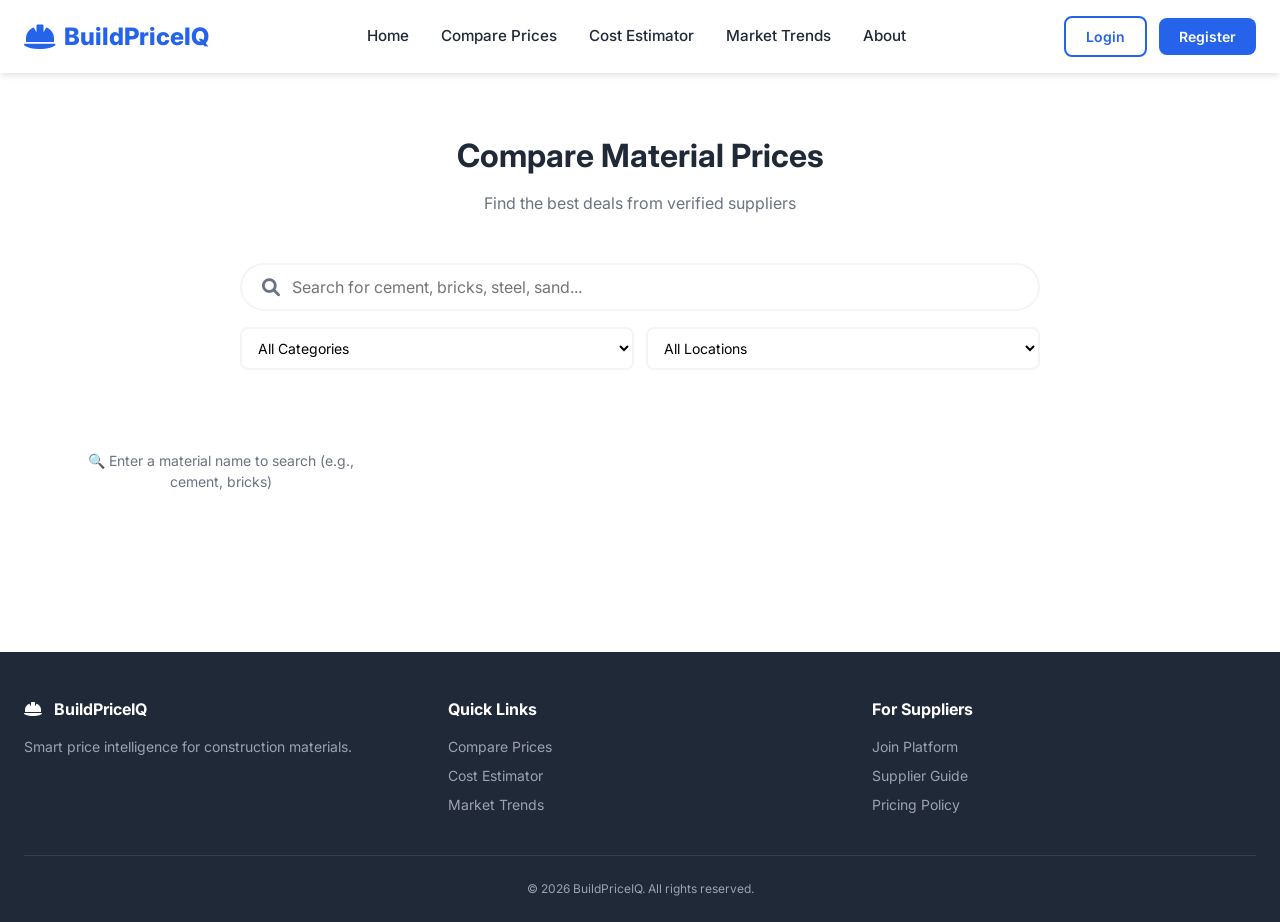
<file: compare.html>
<!DOCTYPE html>
<html lang="en">
<head>
    <meta charset="UTF-8">
    <meta name="viewport" content="width=device-width, initial-scale=1.0">
    <title>Compare Prices - BuildPriceIQ</title>
    <link rel="stylesheet" href="style.css">
    <link href="https://fonts.googleapis.com/css2?family=Inter:wght@300;400;500;600;700;800&display=swap" rel="stylesheet">
    <link rel="stylesheet" href="https://cdnjs.cloudflare.com/ajax/libs/font-awesome/6.0.0/css/all.min.css">
</head>
<body>
  <nav class="navbar">
    <div class="container">
        <div class="nav-brand">
            <i class="fas fa-hard-hat"></i>
            <span>BuildPriceIQ</span>
        </div>
        <div class="nav-menu" id="navMenu">
            <a href="#" id="homeLink" class="nav-link">Home</a>
            <a href="compare.html" class="nav-link">Compare Prices</a>
            <a href="estimator.html" class="nav-link">Cost Estimator</a>
            <a href="trends.html" class="nav-link">Market Trends</a>
            <a href="about.html" class="nav-link">About</a>
        </div>
        
        <div class="nav-buttons" id="navButtons">
            <button class="btn btn-outline" onclick="openModal('loginModal')">Login</button>
            <button class="btn btn-primary" onclick="openModal('registerModal')">Register</button>
        </div>
        <div class="user-menu" id="userMenu" style="display: none;">
            <span id="userName"></span>
            <button class="btn btn-outline-small" onclick="logout()">Logout</button>
        </div>
        <div class="hamburger" id="hamburger">
            <span></span>
            <span></span>
            <span></span>
        </div>
    </div>
</nav>
    <section class="section">
        <div class="container">
            <h2 class="section-title">Compare Material Prices</h2>
            <p class="section-subtitle">Find the best deals from verified suppliers</p>
            
            <div class="search-container">
                <div class="search-box">
                    <i class="fas fa-search"></i>
                    <input type="text" id="searchInput" placeholder="Search for cement, bricks, steel, sand..." onkeyup="searchMaterials()">
                </div>
                <div class="filter-group">
                    <select id="categoryFilter" onchange="searchMaterials()">
                        <option value="">All Categories</option>
                        <option value="cement">Cement</option>
                        <option value="bricks">Bricks</option>
                        <option value="steel">Steel/Rebar</option>
                        <option value="sand">Sand</option>
                        <option value="timber">Timber</option>
                    </select>
                    <select id="locationFilter" onchange="searchMaterials()">
                        <option value="">All Locations</option>
                        <option value="harare">Harare</option>
                        <option value="bulawayo">Bulawayo</option>
                        <option value="mutare">Mutare</option>
                        <option value="gweru">Gweru</option>
                    </select>
                </div>
            </div>

            <div id="resultsContainer" class="results-grid">
                <div class="loading">Enter a material name to see prices...</div>
            </div>
        </div>
    </section>

    <footer class="footer">
        <div class="container">
            <div class="footer-content">
                <div class="footer-section">
                    <h3><i class="fas fa-hard-hat"></i> BuildPriceIQ</h3>
                    <p>Smart price intelligence for construction materials.</p>
                </div>
                <div class="footer-section">
                    <h4>Quick Links</h4>
                    <a href="compare.html">Compare Prices</a>
                    <a href="estimator.html">Cost Estimator</a>
                    <a href="trends.html">Market Trends</a>
                </div>
                <div class="footer-section">
                    <h4>For Suppliers</h4>
                    <a href="#" onclick="openModal('registerModal')">Join Platform</a>
                    <a href="supplier_guide.html">Supplier Guide</a>
                    <a href="pricing_policy.html">Pricing Policy</a>
                </div>
            </div>
            <div class="footer-bottom">
                <p>&copy; 2026 BuildPriceIQ. All rights reserved.</p>
            </div>
        </div>
    </footer>

    <!-- Login Modal -->
    <div id="loginModal" class="modal">
        <div class="modal-content">
            <span class="close" onclick="closeModal('loginModal')">&times;</span>
            <h2>Login to BuildPriceIQ</h2>
            <form id="loginForm">
                <div class="form-group">
                    <label>Email</label>
                    <input type="email" id="loginEmail" required>
                </div>
                <div class="form-group">
                    <label>Password</label>
                    <input type="password" id="loginPassword" required>
                </div>
                <button type="submit" class="btn btn-primary btn-block">Login</button>
            </form>
            <p class="modal-footer">Don't have an account? <a href="#" onclick="switchModal('registerModal')">Register</a></p>
        </div>
    </div>

    <!-- Register Modal -->
    <div id="registerModal" class="modal">
        <div class="modal-content">
            <span class="close" onclick="closeModal('registerModal')">&times;</span>
            <h2>Create Account</h2>
            <form id="registerForm">
                <div class="form-group">
                    <label>Full Name *</label>
                    <input type="text" id="regName" required>
                </div>
                <div class="form-group">
                    <label>Email *</label>
                    <input type="email" id="regEmail" required>
                </div>
                <div class="form-group">
                    <label>Password *</label>
                    <input type="password" id="regPassword" required>
                </div>
                <div class="form-group">
                    <label>Account Type *</label>
                    <select id="regRole" required>
                        <option value="customer">Customer</option>
                        <option value="supplier">Supplier</option>
                    </select>
                </div>
                <div id="supplierFields" style="display: none;">
                    <div class="form-group">
                        <label>Business Name *</label>
                        <input type="text" id="businessName">
                    </div>
                    <div class="form-group">
                        <label>Location *</label>
                        <select id="businessLocation">
                            <option value="">Select location</option>
                            <option value="harare">Harare</option>
                            <option value="bulawayo">Bulawayo</option>
                            <option value="mutare">Mutare</option>
                            <option value="gweru">Gweru</option>
                        </select>
                    </div>
                    <div class="form-group">
                        <label>Phone Number *</label>
                        <input type="tel" id="businessPhone">
                    </div>
                </div>
                <button type="submit" class="btn btn-primary btn-block">Register</button>
            </form>
            <p class="modal-footer">Already have an account? <a href="#" onclick="switchModal('loginModal')">Login</a></p>
        </div>
    </div>

    <script src="script.js"></script>
    <script>

// Update home link based on user role
async function updateHomeLink() {
    try {
        const response = await fetch('php/auth/session.php');
        const data = await response.json();
        
        const homeLink = document.getElementById('homeLink');
        if (!homeLink) return;
        
        if (data.logged_in) {
            if (data.user.role === 'admin') {
                homeLink.href = 'admin.html';
                homeLink.textContent = '🏠 Admin Home';
            } else if (data.user.role === 'supplier') {
                homeLink.href = 'supplier.html';
                homeLink.textContent = '🏠 Supplier Home';
            } else {
                homeLink.href = 'index.html';
                homeLink.textContent = 'Home';
            }
        } else {
            homeLink.href = 'index.html';
            homeLink.textContent = 'Home';
        }
    } catch (error) {
        console.error('Error updating home link:', error);
    }
}

// Call this function when page loads
document.addEventListener('DOMContentLoaded', function() {
    updateHomeLink();
   
});
        // Search function with stock display
        async function searchMaterials() {
            const query = document.getElementById('searchInput')?.value || '';
            const category = document.getElementById('categoryFilter')?.value || '';
            const location = document.getElementById('locationFilter')?.value || '';
            
            const container = document.getElementById('resultsContainer');
            if (!container) return;
            
            if (!query && !category) {
                container.innerHTML = '<div class="loading">🔍 Enter a material name to search (e.g., cement, bricks)</div>';
                return;
            }
            
            container.innerHTML = '<div class="loading">⏳ Searching for prices...</div>';
            
            try {
                const url = `php/api/search.php?query=${encodeURIComponent(query)}&category=${encodeURIComponent(category)}&location=${encodeURIComponent(location)}`;
                console.log('Fetching:', url);
                
                const response = await fetch(url);
                
                if (!response.ok) {
                    throw new Error(`HTTP ${response.status}: ${response.statusText}`);
                }
                
                const results = await response.json();
                console.log('Results:', results);
                
                if (results.error) {
                    container.innerHTML = `<div class="loading">❌ ${results.error}</div>`;
                    return;
                }
                
                if (results.message) {
                    container.innerHTML = `<div class="loading">⚠️ ${results.message}</div>`;
                    return;
                }
                
                if (!results || results.length === 0) {
                    container.innerHTML = '<div class="loading">😕 No results found. Try "cement", "bricks", or "steel"</div>';
                    return;
                }
                
                // Display results with stock information
                container.innerHTML = results.map(result => `
                    <div class="result-card">
                        <div class="supplier-name">🏪 ${escapeHtml(result.supplier_name)}</div>
                        <div class="material-name">📦 ${escapeHtml(result.material_name)}</div>
                        <div class="price">💰 $${parseFloat(result.price).toFixed(2)}</div>
                        ${result.stock_display ? `<div class="stock">📊 In Stock: ${escapeHtml(result.stock_display)}</div>` : ''}
                        <div class="location">📍 ${escapeHtml(result.location || 'Unknown')}</div>
                        ${result.supplier_phone ? `<div class="phone">📞 ${escapeHtml(result.supplier_phone)}</div>` : ''}
                        <div class="last-updated">🕐 Updated: ${new Date(result.date_recorded).toLocaleDateString()}</div>
                    </div>
                `).join('');
                
            } catch (error) {
                console.error('Search error:', error);
                container.innerHTML = `<div class="loading">❌ Error: ${error.message}</div>`;
            }
        }
        
        function escapeHtml(str) {
            if (!str) return '';
            return str.replace(/[&<>]/g, function(m) {
                if (m === '&') return '&amp;';
                if (m === '<') return '&lt;';
                if (m === '>') return '&gt;';
                return m;
            });
        }
        
        // Make search available globally
        window.searchMaterials = searchMaterials;
    </script>
</body>
</html>
</file>
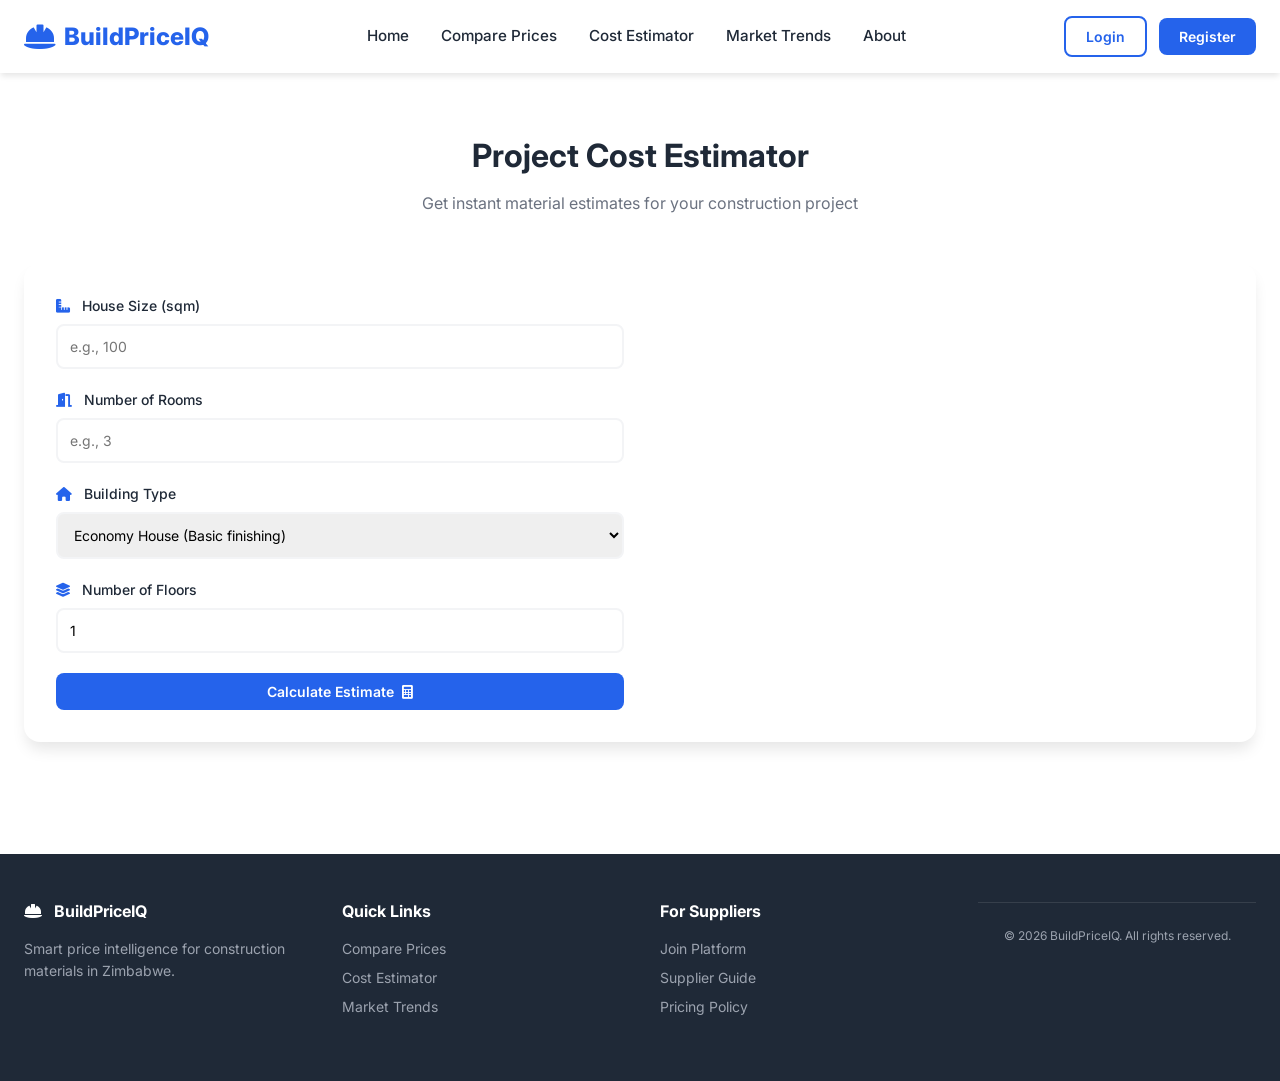
<file: estimator.html>
<!DOCTYPE html>
<html lang="en">
<head>
    <meta charset="UTF-8">
    <meta name="viewport" content="width=device-width, initial-scale=1.0">
    <title>Cost Estimator - BuildPriceIQ</title>
    <link rel="stylesheet" href="style.css">
    <link href="https://fonts.googleapis.com/css2?family=Inter:wght@300;400;500;600;700;800&display=swap" rel="stylesheet">
    <link rel="stylesheet" href="https://cdnjs.cloudflare.com/ajax/libs/font-awesome/6.0.0/css/all.min.css">
</head>
<body>
    <!-- Navigation -->
    <nav class="navbar">
    <div class="container">
        <div class="nav-brand">
            <i class="fas fa-hard-hat"></i>
            <span>BuildPriceIQ</span>
        </div>
        <div class="nav-menu" id="navMenu">
            <a href="#" id="homeLink" class="nav-link">Home</a>
            <a href="compare.html" class="nav-link">Compare Prices</a>
            <a href="estimator.html" class="nav-link">Cost Estimator</a>
            <a href="trends.html" class="nav-link">Market Trends</a>
            <a href="about.html" class="nav-link">About</a>
        </div>
        <div class="nav-buttons" id="navButtons">
            <button class="btn btn-outline" onclick="openModal('loginModal')">Login</button>
            <button class="btn btn-primary" onclick="openModal('registerModal')">Register</button>
        </div>
        <div class="user-menu" id="userMenu" style="display: none;">
            <span id="userName"></span>
            <button class="btn btn-outline-small" onclick="logout()">Logout</button>
        </div>
        <div class="hamburger" id="hamburger">
            <span></span>
            <span></span>
            <span></span>
        </div>
    </div>
</nav>
    <!-- Main Content -->
    <section class="section">
        <div class="container">
            <h2 class="section-title">Project Cost Estimator</h2>
            <p class="section-subtitle">Get instant material estimates for your construction project</p>
            
            <div class="estimator-container">
                <div class="estimator-form">
                    <div class="form-group">
                        <label><i class="fas fa-ruler-combined"></i> House Size (sqm)</label>
                        <input type="number" id="houseSize" placeholder="e.g., 100" step="10">
                    </div>
                    <div class="form-group">
                        <label><i class="fas fa-door-open"></i> Number of Rooms</label>
                        <input type="number" id="roomCount" placeholder="e.g., 3">
                    </div>
                    <div class="form-group">
                        <label><i class="fas fa-home"></i> Building Type</label>
                        <select id="buildingType">
                            <option value="economy">Economy House (Basic finishing)</option>
                            <option value="standard">Standard House (Good quality)</option>
                            <option value="premium">Premium House (High-end finishing)</option>
                        </select>
                    </div>
                    <div class="form-group">
                        <label><i class="fas fa-layer-group"></i> Number of Floors</label>
                        <input type="number" id="floors" placeholder="e.g., 1" value="1" min="1" max="3">
                    </div>
                    <button class="btn btn-primary btn-block" onclick="calculateEstimatee()">
                        Calculate Estimate <i class="fas fa-calculator"></i>
                    </button>
                </div>
                <div class="estimator-results" id="estimatorResults" style="display: none;">
                    <h3>📋 Material Estimate</h3>
                    <div id="estimateBreakdown"></div>
                    <div class="total-cost" id="totalCost"></div>
                    <p style="font-size: 0.75rem; color: #6b7280; margin-top: 1rem; text-align: center;">
                        *Estimates are based on current market averages. Actual costs may vary.
                    </p>
                </div>
            </div>
        </div>
    </section>

    <!-- Footer -->
    <footer class="footer">
        <div class="container">
            <div class="footer-content">
                <div class="footer-section">
                    <h3><i class="fas fa-hard-hat"></i> BuildPriceIQ</h3>
                    <p>Smart price intelligence for construction materials in Zimbabwe.</p>
                </div>
                <div class="footer-section">
                    <h4>Quick Links</h4>
                    <a href="compare.html">Compare Prices</a>
                    <a href="estimator.html">Cost Estimator</a>
                    <a href="trends.html">Market Trends</a>
                </div>
                <div class="footer-section">
                 <h4>For Suppliers</h4>
                      <a href="#" onclick="openModal('registerModal')">Join Platform</a>
                      <a href="supplier_guide.html">Supplier Guide</a>
                      <a href="pricing_policy.html">Pricing Policy</a>
                    </div>
            <div class="footer-bottom">
                <p>&copy; 2026 BuildPriceIQ. All rights reserved.</p>
            </div>
        </div>
    </footer>

    <!-- Login Modal -->
    <div id="loginModal" class="modal">
        <div class="modal-content">
            <span class="close" onclick="closeModal('loginModal')">&times;</span>
            <h2>Login to BuildPriceIQ</h2>
            <form id="loginForm">
                <div class="form-group">
                    <label>Email</label>
                    <input type="email" id="loginEmail" required>
                </div>
                <div class="form-group">
                    <label>Password</label>
                    <input type="password" id="loginPassword" required>
                </div>
                <button type="submit" class="btn btn-primary btn-block">Login</button>
            </form>
            <p class="modal-footer">Don't have an account? <a href="#" onclick="switchModal('registerModal')">Register</a></p>
        </div>
    </div>

    <!-- Register Modal -->
    <div id="registerModal" class="modal">
        <div class="modal-content">
            <span class="close" onclick="closeModal('registerModal')">&times;</span>
            <h2>Create Account</h2>
            <form id="registerForm">
                <div class="form-group">
                    <label>Full Name *</label>
                    <input type="text" id="regName" required>
                </div>
                <div class="form-group">
                    <label>Email *</label>
                    <input type="email" id="regEmail" required>
                </div>
                <div class="form-group">
                    <label>Password *</label>
                    <input type="password" id="regPassword" required>
                </div>
                <div class="form-group">
                    <label>Account Type *</label>
                    <select id="regRole" required>
                        <option value="customer">Customer</option>
                        <option value="supplier">Supplier</option>
                    </select>
                </div>
                <div id="supplierFields" style="display: none;">
                    <div class="form-group">
                        <label>Business Name *</label>
                        <input type="text" id="businessName">
                    </div>
                    <div class="form-group">
                        <label>Location *</label>
                        <select id="businessLocation">
                            <option value="">Select location</option>
                            <option value="harare">Harare</option>
                            <option value="bulawayo">Bulawayo</option>
                            <option value="mutare">Mutare</option>
                            <option value="gweru">Gweru</option>
                        </select>
                    </div>
                    <div class="form-group">
                        <label>Phone Number *</label>
                        <input type="tel" id="businessPhone">
                    </div>
                </div>
                <button type="submit" class="btn btn-primary btn-block">Register</button>
            </form>
            <p class="modal-footer">Already have an account? <a href="#" onclick="switchModal('loginModal')">Login</a></p>
        </div>
    </div>

    <script src="script.js"></script>
    <script>

        // Update home link based on user role
async function updateHomeLink() {
    try {
        const response = await fetch('php/auth/session.php');
        const data = await response.json();
        
        const homeLink = document.getElementById('homeLink');
        if (!homeLink) return;
        
        if (data.logged_in) {
            if (data.user.role === 'admin') {
                homeLink.href = 'admin.html';
                homeLink.textContent = '🏠 Admin Home';
            } else if (data.user.role === 'supplier') {
                homeLink.href = 'supplier.html';
                homeLink.textContent = '🏠 Supplier Home';
            } else {
                homeLink.href = 'index.html';
                homeLink.textContent = 'Home';
            }
        } else {
            homeLink.href = 'index.html';
            homeLink.textContent = 'Home';
        }
    } catch (error) {
        console.error('Error updating home link:', error);
    }
}

// Call this function when page loads
document.addEventListener('DOMContentLoaded', function() {
    updateHomeLink();

});
    </script>
</body>
</html>
</file>
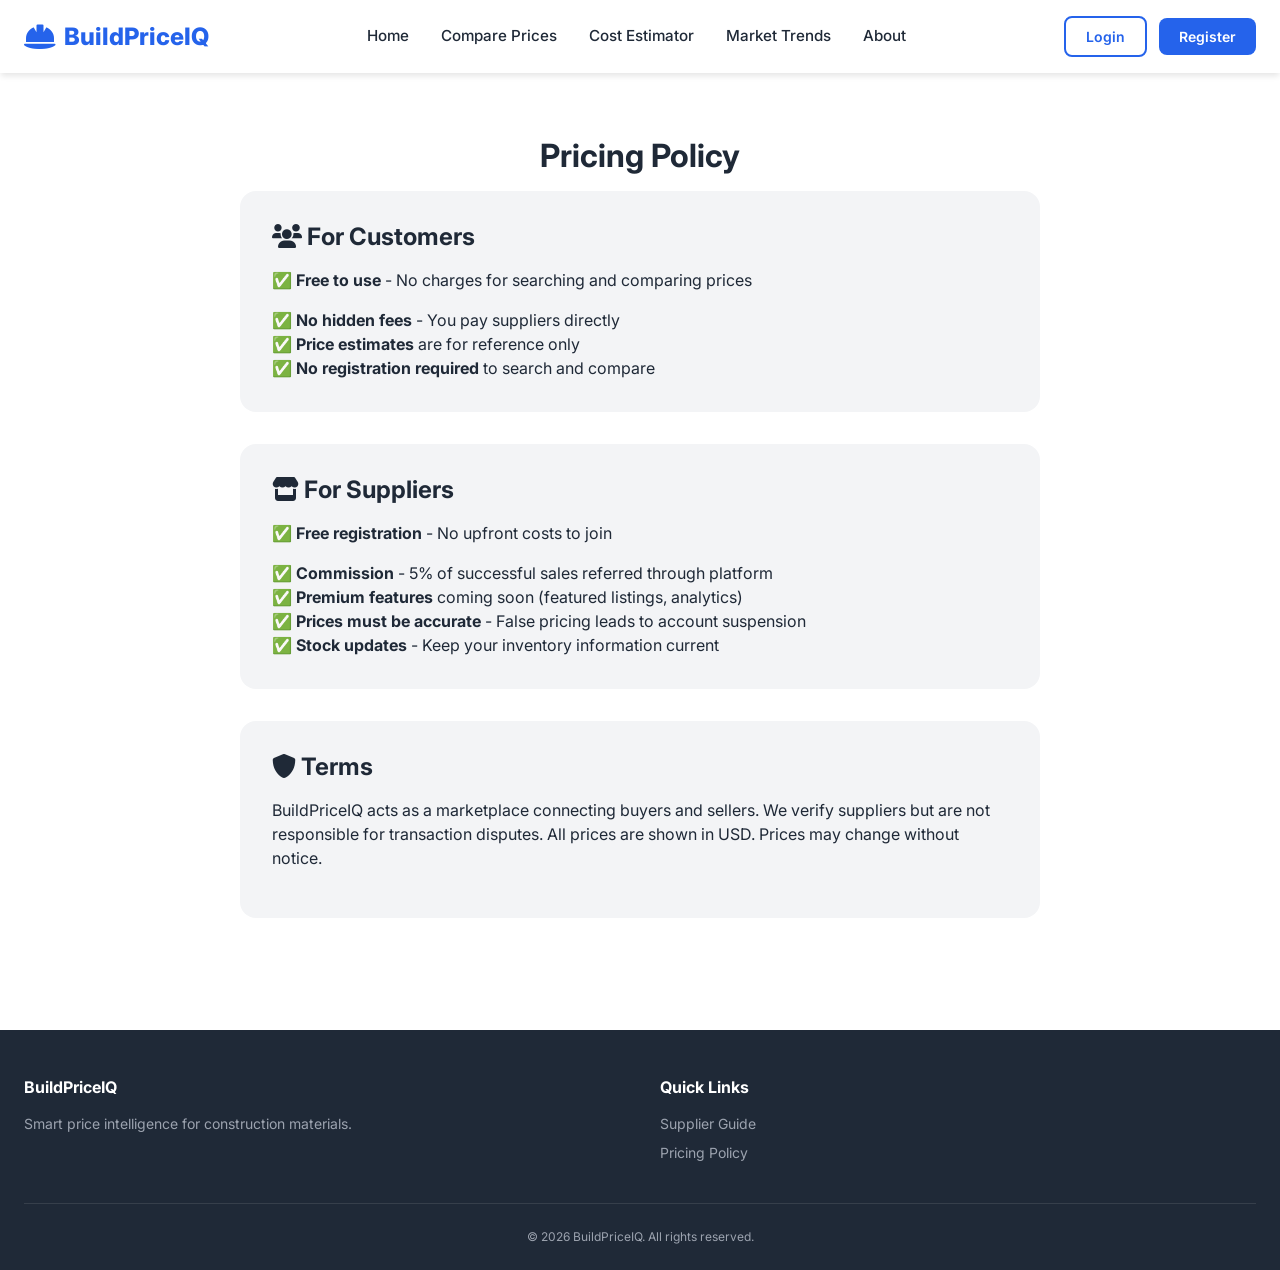
<file: pricing_policy.html>
<!DOCTYPE html>
<html lang="en">
<head>
    <meta charset="UTF-8">
    <meta name="viewport" content="width=device-width, initial-scale=1.0">
    <title>Pricing Policy - BuildPriceIQ</title>
    <link rel="stylesheet" href="style.css">
    <link href="https://fonts.googleapis.com/css2?family=Inter:wght@300;400;500;600;700;800&display=swap" rel="stylesheet">
    <link rel="stylesheet" href="https://cdnjs.cloudflare.com/ajax/libs/font-awesome/6.0.0/css/all.min.css">
</head>
<body>
    
<nav class="navbar">
    <div class="container">
        <div class="nav-brand">
            <i class="fas fa-hard-hat"></i>
            <span>BuildPriceIQ</span>
        </div>
        <div class="nav-menu" id="navMenu">
            <a href="#" id="homeLink" class="nav-link">Home</a>
            <a href="compare.html" class="nav-link">Compare Prices</a>
            <a href="estimator.html" class="nav-link">Cost Estimator</a>
            <a href="trends.html" class="nav-link">Market Trends</a>
            <a href="about.html" class="nav-link">About</a>
        </div>
        <div class="nav-buttons" id="navButtons">
            <button class="btn btn-outline" onclick="openModal('loginModal')">Login</button>
            <button class="btn btn-primary" onclick="openModal('registerModal')">Register</button>
        </div>
        <div class="user-menu" id="userMenu" style="display: none;">
            <span id="userName"></span>
            <button class="btn btn-outline-small" onclick="logout()">Logout</button>
        </div>
        <div class="hamburger" id="hamburger">
            <span></span>
            <span></span>
            <span></span>
        </div>
    </div>
</nav>

    <section class="section">
        <div class="container">
            <h1 class="section-title">Pricing Policy</h1>
            <div style="max-width: 800px; margin: 0 auto;">
                <div style="background: #f3f4f6; border-radius: 16px; padding: 2rem; margin-bottom: 2rem;">
                    <h2><i class="fas fa-users"></i> For Customers</h2>
                    <p style="margin: 1rem 0;">✅ <strong>Free to use</strong> - No charges for searching and comparing prices</p>
                    <p>✅ <strong>No hidden fees</strong> - You pay suppliers directly</p>
                    <p>✅ <strong>Price estimates</strong> are for reference only</p>
                    <p>✅ <strong>No registration required</strong> to search and compare</p>
                </div>

                <div style="background: #f3f4f6; border-radius: 16px; padding: 2rem; margin-bottom: 2rem;">
                    <h2><i class="fas fa-store"></i> For Suppliers</h2>
                    <p style="margin: 1rem 0;">✅ <strong>Free registration</strong> - No upfront costs to join</p>
                    <p>✅ <strong>Commission</strong> - 5% of successful sales referred through platform</p>
                    <p>✅ <strong>Premium features</strong> coming soon (featured listings, analytics)</p>
                    <p>✅ <strong>Prices must be accurate</strong> - False pricing leads to account suspension</p>
                    <p>✅ <strong>Stock updates</strong> - Keep your inventory information current</p>
                </div>

                <div style="background: #f3f4f6; border-radius: 16px; padding: 2rem;">
                    <h2><i class="fas fa-shield-alt"></i> Terms</h2>
                    <p style="margin: 1rem 0;">BuildPriceIQ acts as a marketplace connecting buyers and sellers. We verify suppliers but are not responsible for transaction disputes. All prices are shown in USD. Prices may change without notice.</p>
                </div>
            </div>
        </div>
    </section>

    <footer class="footer">
        <div class="container">
            <div class="footer-content">
                <div class="footer-section">
                    <h3>BuildPriceIQ</h3>
                    <p>Smart price intelligence for construction materials.</p>
                </div>
                <div class="footer-section">
                    <h4>Quick Links</h4>
                    <a href="supplier_guide.html">Supplier Guide</a>
                    <a href="pricing_policy.html">Pricing Policy</a>
                </div>
            </div>
            <div class="footer-bottom">
                <p>&copy; 2026 BuildPriceIQ. All rights reserved.</p>
            </div>
        </div>
    </footer>

    <!-- Login Modal -->
    <div id="loginModal" class="modal">
        <div class="modal-content">
            <span class="close" onclick="closeModal('loginModal')">&times;</span>
            <h2>Login to BuildPriceIQ</h2>
            <form id="loginForm">
                <div class="form-group">
                    <label>Email</label>
                    <input type="email" id="loginEmail" required>
                </div>
                <div class="form-group">
                    <label>Password</label>
                    <input type="password" id="loginPassword" required>
                </div>
                <button type="submit" class="btn btn-primary btn-block">Login</button>
            </form>
            <p class="modal-footer">Don't have an account? <a href="#" onclick="switchModal('registerModal')">Register</a></p>
        </div>
    </div>

    <!-- Register Modal -->
    <div id="registerModal" class="modal">
        <div class="modal-content">
            <span class="close" onclick="closeModal('registerModal')">&times;</span>
            <h2>Create Account</h2>
            <form id="registerForm">
                <div class="form-group">
                    <label>Full Name *</label>
                    <input type="text" id="regName" required>
                </div>
                <div class="form-group">
                    <label>Email *</label>
                    <input type="email" id="regEmail" required>
                </div>
                <div class="form-group">
                    <label>Password *</label>
                    <input type="password" id="regPassword" required>
                </div>
                <div class="form-group">
                    <label>Account Type *</label>
                    <select id="regRole" required>
                        <option value="customer">Customer</option>
                        <option value="supplier">Supplier</option>
                    </select>
                </div>
                <div id="supplierFields" style="display: none;">
                    <div class="form-group">
                        <label>Business Name *</label>
                        <input type="text" id="businessName">
                    </div>
                    <div class="form-group">
                        <label>Location *</label>
                        <select id="businessLocation">
                            <option value="">Select location</option>
                            <option value="harare">Harare</option>
                            <option value="bulawayo">Bulawayo</option>
                            <option value="mutare">Mutare</option>
                            <option value="gweru">Gweru</option>
                        </select>
                    </div>
                    <div class="form-group">
                        <label>Phone Number *</label>
                        <input type="tel" id="businessPhone">
                    </div>
                </div>
                <button type="submit" class="btn btn-primary btn-block">Register</button>
            </form>
            <p class="modal-footer">Already have an account? <a href="#" onclick="switchModal('loginModal')">Login</a></p>
        </div>
    </div>

    <script src="script.js"></script>
    <script>async function updateHomeLink() {
    try {
        const response = await fetch('php/auth/session.php');
        const data = await response.json();
        
        const homeLink = document.getElementById('homeLink');
        if (!homeLink) return;
        
        if (data.logged_in) {
            if (data.user.role === 'admin') {
                homeLink.href = 'admin.html';
                homeLink.textContent = '🏠 Admin Home';
            } else if (data.user.role === 'supplier') {
                homeLink.href = 'supplier.html';
                homeLink.textContent = '🏠 Supplier Home';
            } else {
                homeLink.href = 'index.html';
                homeLink.textContent = 'Home';
            }
        } else {
            homeLink.href = 'index.html';
            homeLink.textContent = 'Home';
        }
    } catch (error) {
        console.error('Error updating home link:', error);
    }
}

// Called when page loads
document.addEventListener('DOMContentLoaded', function() {
    updateHomeLink();
    
});
</script>
</body>
</html>
</file>
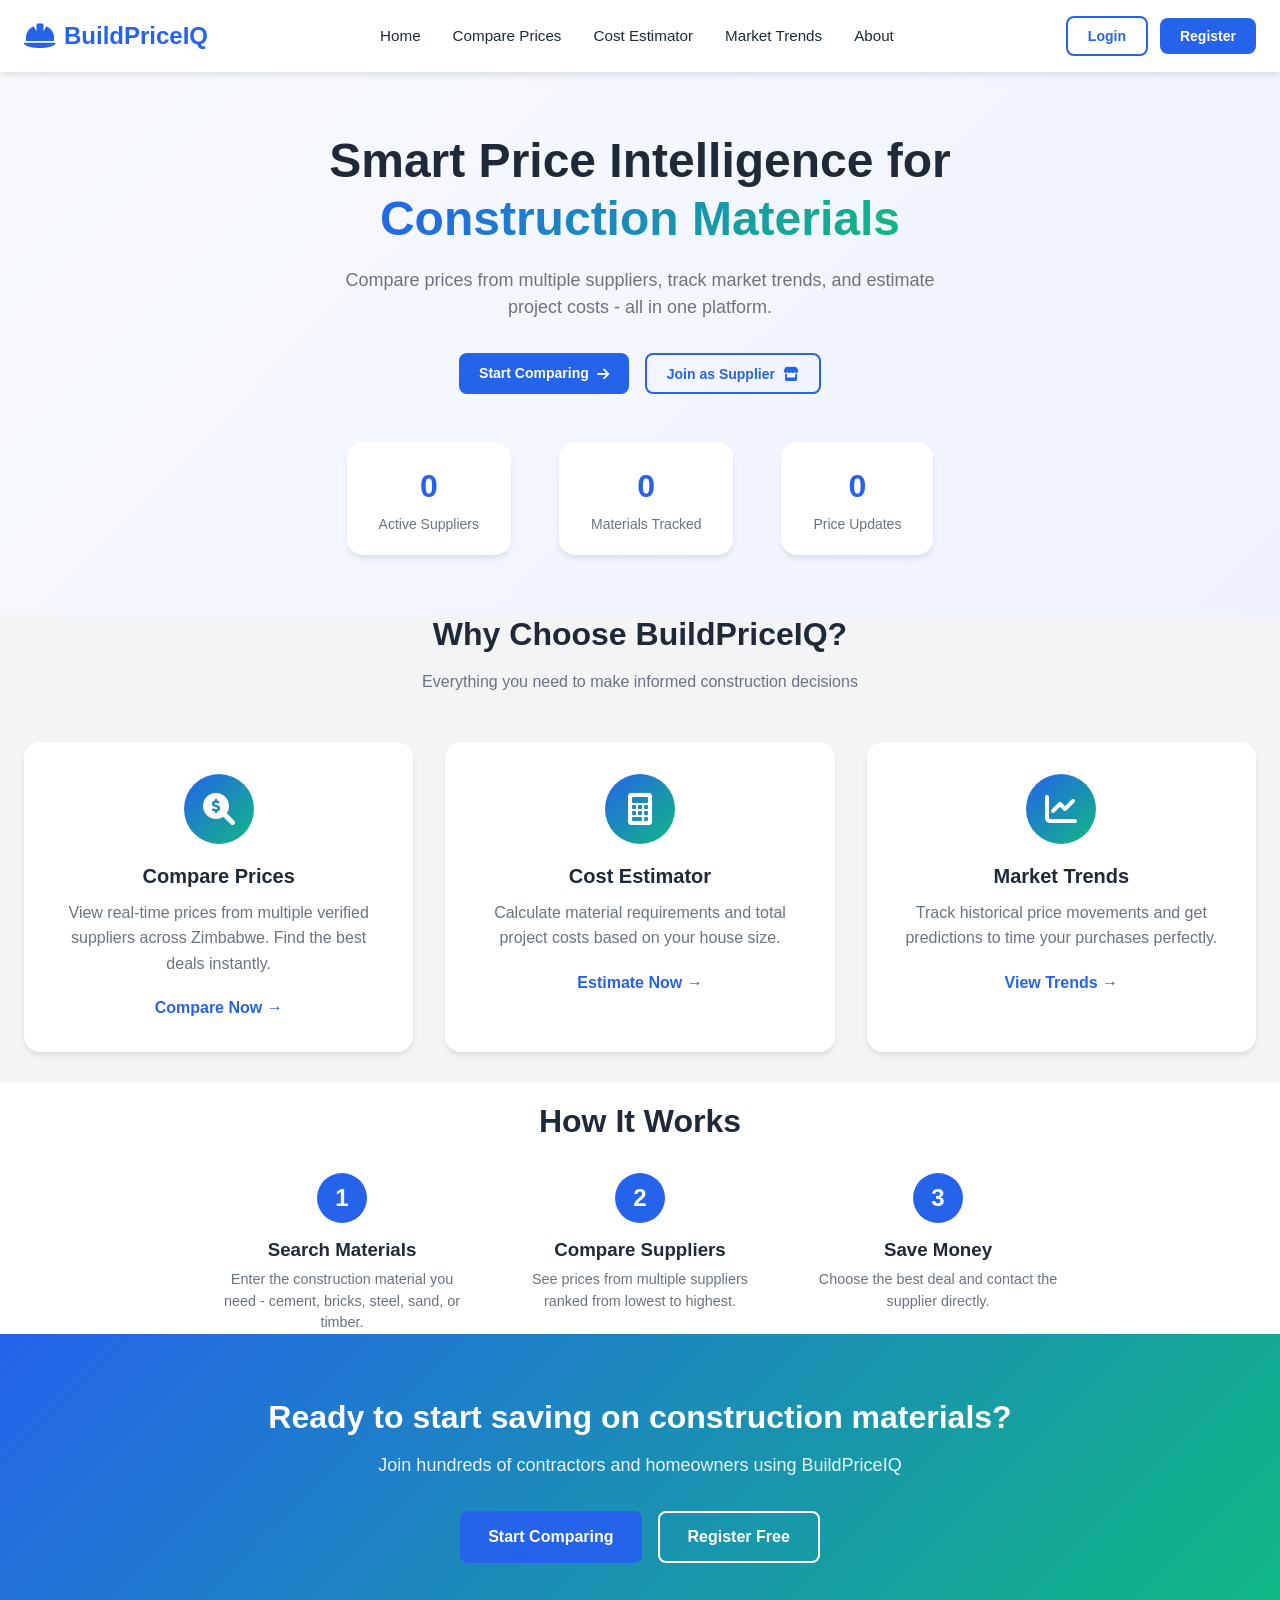
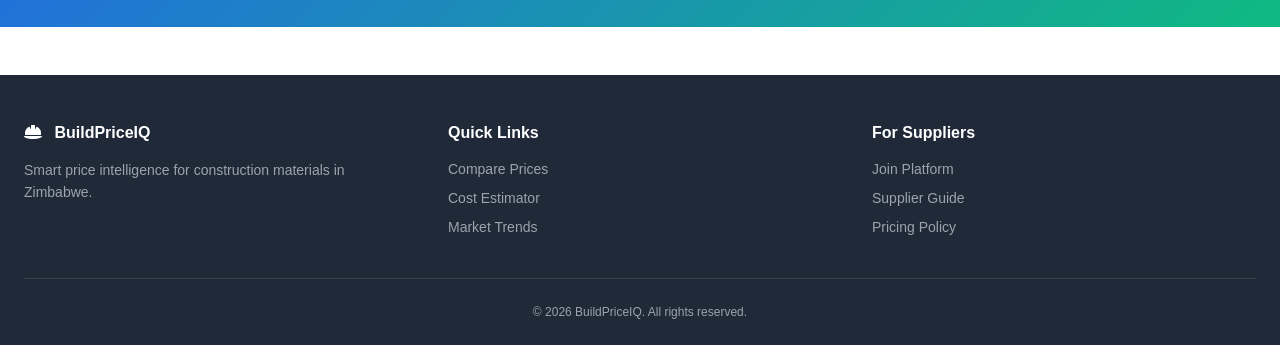
<file: supplier.html>
<!DOCTYPE html>
<html lang="en">
<head>
    <meta charset="UTF-8">
    <meta name="viewport" content="width=device-width, initial-scale=1.0">
    <title>Supplier Dashboard - BuildPriceIQ</title>
    <link rel="stylesheet" href="style.css">
    <link href="https://fonts.googleapis.com/css2?family=Inter:wght@300;400;500;600;700;800&display=swap" rel="stylesheet">
    <link rel="stylesheet" href="https://cdnjs.cloudflare.com/ajax/libs/font-awesome/6.0.0/css/all.min.css">
</head>
<body>
    <nav class="navbar">
        <div class="container">
            <div class="nav-brand">
                <i class="fas fa-hard-hat"></i>
                <span>BuildPriceIQ - Supplier</span>
            </div>
            <div class="nav-menu">
                <a href="supplier-dashboard.html" class="nav-link active">Dashboard</a>
                <a href="compare.html" class="nav-link">Compare Prices</a>
                <a href="index.html" class="nav-link">View Site</a>
            </div>
            <div class="user-menu">
                <span id="supplierName">Supplier</span>
                <button class="btn btn-outline-small" onclick="logout()">Logout</button>
            </div>
        </div>
    </nav>

    <div class="container" style="padding: 2rem;">
        <h1>Supplier Dashboard</h1>
        <p>Manage your prices and stock for construction materials.</p>

        <!-- Add New Product Section -->
        <div style="background: white; border-radius: 16px; padding: 1.5rem; margin: 2rem 0; box-shadow: 0 1px 3px rgba(0,0,0,0.1);">
            <h2><i class="fas fa-plus-circle"></i> Add New Product</h2>
            
            <div style="display: grid; grid-template-columns: repeat(auto-fit, minmax(250px, 1fr)); gap: 1rem; margin-top: 1rem;">
                <div>
                    <label>Material Name:</label>
                    <input type="text" id="materialName" placeholder="e.g., Portland Cement 50kg" style="width: 100%; padding: 10px; border-radius: 8px; border: 1px solid #ddd; margin-top: 5px;">
                </div>
                <div>
                    <label>Price (USD):</label>
                    <input type="number" id="price" step="0.01" placeholder="e.g., 12.50" style="width: 100%; padding: 10px; border-radius: 8px; border: 1px solid #ddd; margin-top: 5px;">
                </div>
                <div>
                    <label>Stock (optional):</label>
                    <input type="text" id="stock" placeholder="e.g., 500 bags" style="width: 100%; padding: 10px; border-radius: 8px; border: 1px solid #ddd; margin-top: 5px;">
                </div>
                <div>
                    <label>Category:</label>
                    <select id="category" style="width: 100%; padding: 10px; border-radius: 8px; border: 1px solid #ddd; margin-top: 5px;">
                        <option value="cement">Cement</option>
                        <option value="bricks">Bricks</option>
                        <option value="steel">Steel</option>
                        <option value="sand">Sand</option>
                        <option value="timber">Timber</option>
                        <option value="other">Other</option>
                    </select>
                </div>
            </div>
            
            <button class="btn btn-primary" onclick="addProduct()" style="margin-top: 1rem; width: 100%; padding: 12px;">
                <i class="fas fa-save"></i> Add Product
            </button>
        </div>

        <!-- Current Products Section -->
        <div style="background: white; border-radius: 16px; padding: 1.5rem; box-shadow: 0 1px 3px rgba(0,0,0,0.1);">
            <h2><i class="fas fa-boxes"></i> My Products</h2>
            <div id="productsList" style="margin-top: 1rem;">
                <p>Loading...</p>
            </div>
        </div>
    </div>

    <script src="script.js"></script>
    <script>
        // Update home link based on user role
async function updateHomeLink() {
    try {
        const response = await fetch('php/auth/session.php');
        const data = await response.json();
        
        const homeLink = document.getElementById('homeLink');
        if (!homeLink) return;
        
        if (data.logged_in) {
            if (data.user.role === 'admin') {
                homeLink.href = 'admin.html';
                homeLink.textContent = '🏠 Admin Home';
            } else if (data.user.role === 'supplier') {
                homeLink.href = 'supplier.html';
                homeLink.textContent = '🏠 Supplier Home';
            } else {
                homeLink.href = 'index.html';
                homeLink.textContent = 'Home';
            }
        } else {
            homeLink.href = 'index.html';
            homeLink.textContent = 'Home';
        }
    } catch (error) {
        console.error('Error updating home link:', error);
    }
}

// Call this function when page loads
document.addEventListener('DOMContentLoaded', function() {
    updateHomeLink();
    // ... other initialization code
});
        // Check if supplier is logged in
        async function checkSupplierAccess() {
            try {
                const response = await fetch('php/auth/session.php');
                const data = await response.json();
                
                if (!data.logged_in) {
                    window.location.href = 'index.html';
                    return;
                }
                
                if (data.user.role !== 'supplier') {
                    alert('Access denied. Supplier privileges required.');
                    window.location.href = 'index.html';
                    return;
                }
                
                document.getElementById('supplierName').innerHTML = data.user.name;
                loadSupplierProducts();
                
            } catch (error) {
                console.error('Supplier check failed:', error);
                window.location.href = 'index.html';
            }
        }
        
        async function loadSupplierProducts() {
            try {
                const response = await fetch('php/api/get_products.php');
                const products = await response.json();
                const container = document.getElementById('productsList');
                
                if (!container) return;
                
                if (!products || products.length === 0) {
                    container.innerHTML = `
                        <div style="text-align: center; padding: 40px; background: #f9fafb; border-radius: 12px;">
                            <i class="fas fa-box-open" style="font-size: 48px; color: #9ca3af; margin-bottom: 16px;"></i>
                            <h3>No Products Yet</h3>
                            <p>Use the form above to add your first product.</p>
                        </div>
                    `;
                    return;
                }
                
                let html = '<table style="width: 100%; border-collapse: collapse;">';
                html += '<thead><tr style="background: #f3f4f6; text-align: left;">';
                html += '<th style="padding: 12px;">Material</th>';
                html += '<th style="padding: 12px;">Price (USD)</th>';
                html += '<th style="padding: 12px;">Category</th>';
                html += '<th style="padding: 12px;">Last Updated</th>';
                html += '</tr></thead><tbody>';
                
                products.forEach(p => {
                    html += `<tr style="border-bottom: 1px solid #e5e7eb;">
                        <td style="padding: 12px;">${escapeHtml(p.material_name)}</td>
                        <td style="padding: 12px;">$${parseFloat(p.price).toFixed(2)}</td>
                        <td style="padding: 12px;">${escapeHtml(p.category || 'other')}</td>
                        <td style="padding: 12px;">${new Date(p.last_updated).toLocaleDateString()}</td>
                    </tr>`;
                });
                
                html += '</tbody></table>';
                container.innerHTML = html;
                
            } catch (error) {
                console.error('Error loading products:', error);
                const container = document.getElementById('productsList');
                if (container) {
                    container.innerHTML = '<p style="color: red;">Error loading products. Please refresh the page.</p>';
                }
            }
        }
        
        async function addProduct() {
            console.log("Add Product button clicked!");
            
            const materialName = document.getElementById('materialName').value;
            const price = document.getElementById('price').value;
            const stock = document.getElementById('stock').value;
            const category = document.getElementById('category').value;
            
            console.log("Material:", materialName);
            console.log("Price:", price);
            
            if (!materialName) {
                alert('Please enter a material name');
                return;
            }
            
            if (!price || price <= 0) {
                alert('Please enter a valid price');
                return;
            }
            
            const priceNum = parseFloat(price);
            if (isNaN(priceNum)) {
                alert('Please enter a valid number for price');
                return;
            }
            
            // Get the button and change its text
            const btns = document.querySelectorAll('.btn-primary');
            let submitBtn = null;
            for (let btn of btns) {
                if (btn.textContent.includes('Add Product')) {
                    submitBtn = btn;
                    break;
                }
            }
            
            if (submitBtn) {
                submitBtn.disabled = true;
                submitBtn.innerHTML = '<i class="fas fa-spinner fa-spin"></i> Saving...';
            }
            
            try {
                const response = await fetch('php/api/add_product.php', {
                    method: 'POST',
                    headers: { 'Content-Type': 'application/json' },
                    body: JSON.stringify({
                        material_name: materialName,
                        price: priceNum,
                        stock: stock,
                        category: category
                    })
                });
                
                const data = await response.json();
                console.log("Response:", data);
                
                if (data.success) {
                    alert('✅ Product added successfully!');
                    document.getElementById('materialName').value = '';
                    document.getElementById('price').value = '';
                    document.getElementById('stock').value = '';
                    loadSupplierProducts();
                } else {
                    alert('❌ Error: ' + data.message);
                }
            } catch (error) {
                console.error('Error:', error);
                alert('❌ Failed to add product: ' + error.message);
            } finally {
                if (submitBtn) {
                    submitBtn.disabled = false;
                    submitBtn.innerHTML = '<i class="fas fa-save"></i> Add Product';
                }
            }
        }
        
        function escapeHtml(str) {
            if (!str) return '';
            return str.replace(/[&<>]/g, function(m) {
                if (m === '&') return '&amp;';
                if (m === '<') return '&lt;';
                if (m === '>') return '&gt;';
                return m;
            });
        }
        
        function logout() {
            window.location.href = 'php/auth/logout.php';
        }
        
        // Start the supplier check
        checkSupplierAccess();
    </script>
</body>
</html>
</file>
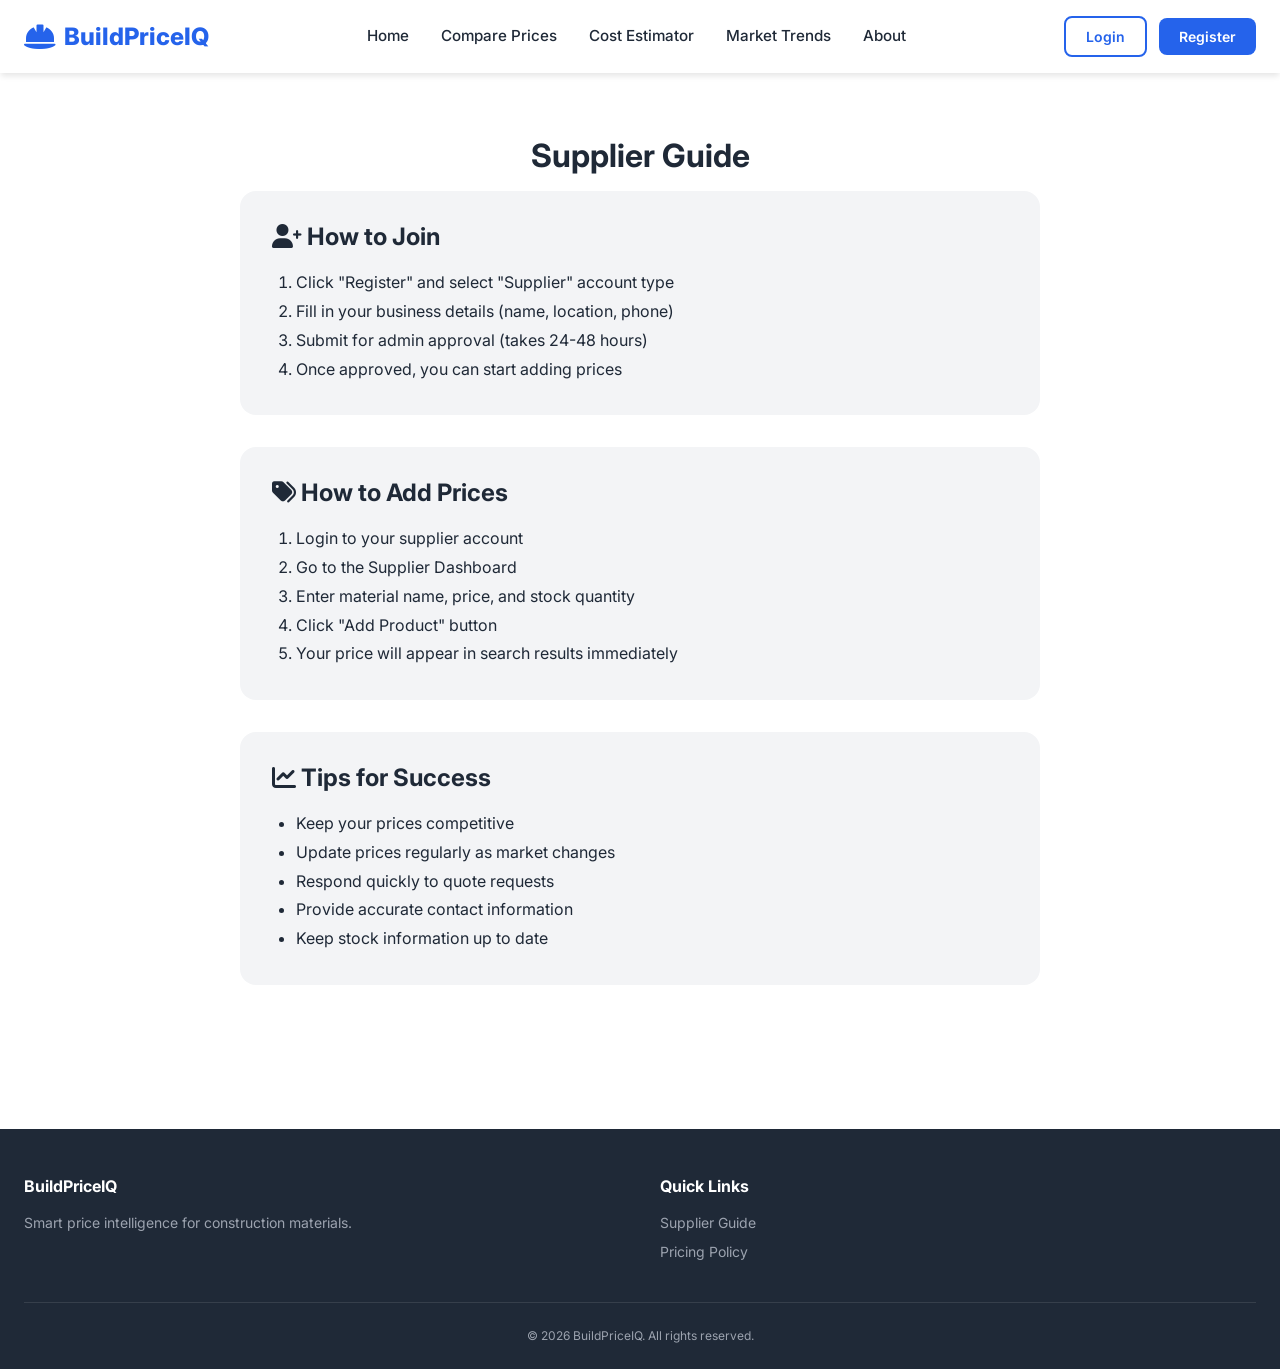
<file: supplier_guide.html>
<!DOCTYPE html>
<html lang="en">
<head>
    <meta charset="UTF-8">
    <meta name="viewport" content="width=device-width, initial-scale=1.0">
    <title>Supplier Guide - BuildPriceIQ</title>
    <link rel="stylesheet" href="style.css">
    <link href="https://fonts.googleapis.com/css2?family=Inter:wght@300;400;500;600;700;800&display=swap" rel="stylesheet">
    <link rel="stylesheet" href="https://cdnjs.cloudflare.com/ajax/libs/font-awesome/6.0.0/css/all.min.css">
</head>
<body>

<nav class="navbar">
    <div class="container">
        <div class="nav-brand">
            <i class="fas fa-hard-hat"></i>
            <span>BuildPriceIQ</span>
        </div>
        <div class="nav-menu" id="navMenu">
            <a href="#" id="homeLink" class="nav-link">Home</a>
            <a href="compare.html" class="nav-link">Compare Prices</a>
            <a href="estimator.html" class="nav-link">Cost Estimator</a>
            <a href="trends.html" class="nav-link">Market Trends</a>
            <a href="about.html" class="nav-link">About</a>
        </div>
        <div class="nav-buttons" id="navButtons">
            <button class="btn btn-outline" onclick="openModal('loginModal')">Login</button>
            <button class="btn btn-primary" onclick="openModal('registerModal')">Register</button>
        </div>
        <div class="user-menu" id="userMenu" style="display: none;">
            <span id="userName"></span>
            <button class="btn btn-outline-small" onclick="logout()">Logout</button>
        </div>
        <div class="hamburger" id="hamburger">
            <span></span>
            <span></span>
            <span></span>
        </div>
    </div>
</nav>

    <section class="section">
        <div class="container">
            <h1 class="section-title">Supplier Guide</h1>
            <div style="max-width: 800px; margin: 0 auto;">
                <div style="background: #f3f4f6; border-radius: 16px; padding: 2rem; margin-bottom: 2rem;">
                    <h2><i class="fas fa-user-plus"></i> How to Join</h2>
                    <ol style="margin: 1rem 0 0 1.5rem; line-height: 1.8;">
                        <li>Click "Register" and select "Supplier" account type</li>
                        <li>Fill in your business details (name, location, phone)</li>
                        <li>Submit for admin approval (takes 24-48 hours)</li>
                        <li>Once approved, you can start adding prices</li>
                    </ol>
                </div>

                <div style="background: #f3f4f6; border-radius: 16px; padding: 2rem; margin-bottom: 2rem;">
                    <h2><i class="fas fa-tags"></i> How to Add Prices</h2>
                    <ol style="margin: 1rem 0 0 1.5rem; line-height: 1.8;">
                        <li>Login to your supplier account</li>
                        <li>Go to the Supplier Dashboard</li>
                        <li>Enter material name, price, and stock quantity</li>
                        <li>Click "Add Product" button</li>
                        <li>Your price will appear in search results immediately</li>
                    </ol>
                </div>

                <div style="background: #f3f4f6; border-radius: 16px; padding: 2rem; margin-bottom: 2rem;">
                    <h2><i class="fas fa-chart-line"></i> Tips for Success</h2>
                    <ul style="margin: 1rem 0 0 1.5rem; line-height: 1.8;">
                        <li>Keep your prices competitive</li>
                        <li>Update prices regularly as market changes</li>
                        <li>Respond quickly to quote requests</li>
                        <li>Provide accurate contact information</li>
                        <li>Keep stock information up to date</li>
                    </ul>
                </div>
            </div>
        </div>
    </section>

    <footer class="footer">
        <div class="container">
            <div class="footer-content">
                <div class="footer-section">
                    <h3>BuildPriceIQ</h3>
                    <p>Smart price intelligence for construction materials.</p>
                </div>
                <div class="footer-section">
                    <h4>Quick Links</h4>
                    <a href="supplier_guide.html">Supplier Guide</a>
                    <a href="pricing_policy.html">Pricing Policy</a>
                </div>
            </div>
            <div class="footer-bottom">
                <p>&copy; 2026 BuildPriceIQ. All rights reserved.</p>
            </div>
        </div>
    </footer>

    <!-- Login Modal -->
    <div id="loginModal" class="modal">
        <div class="modal-content">
            <span class="close" onclick="closeModal('loginModal')">&times;</span>
            <h2>Login to BuildPriceIQ</h2>
            <form id="loginForm">
                <div class="form-group">
                    <label>Email</label>
                    <input type="email" id="loginEmail" required>
                </div>
                <div class="form-group">
                    <label>Password</label>
                    <input type="password" id="loginPassword" required>
                </div>
                <button type="submit" class="btn btn-primary btn-block">Login</button>
            </form>
            <p class="modal-footer">Don't have an account? <a href="#" onclick="switchModal('registerModal')">Register</a></p>
        </div>
    </div>

    <!-- Register Modal -->
    <div id="registerModal" class="modal">
        <div class="modal-content">
            <span class="close" onclick="closeModal('registerModal')">&times;</span>
            <h2>Create Account</h2>
            <form id="registerForm">
                <div class="form-group">
                    <label>Full Name *</label>
                    <input type="text" id="regName" required>
                </div>
                <div class="form-group">
                    <label>Email *</label>
                    <input type="email" id="regEmail" required>
                </div>
                <div class="form-group">
                    <label>Password *</label>
                    <input type="password" id="regPassword" required>
                </div>
                <div class="form-group">
                    <label>Account Type *</label>
                    <select id="regRole" required>
                        <option value="customer">Customer</option>
                        <option value="supplier">Supplier</option>
                    </select>
                </div>
                <div id="supplierFields" style="display: none;">
                    <div class="form-group">
                        <label>Business Name *</label>
                        <input type="text" id="businessName">
                    </div>
                    <div class="form-group">
                        <label>Location *</label>
                        <select id="businessLocation">
                            <option value="">Select location</option>
                            <option value="harare">Harare</option>
                            <option value="bulawayo">Bulawayo</option>
                            <option value="mutare">Mutare</option>
                            <option value="gweru">Gweru</option>
                        </select>
                    </div>
                    <div class="form-group">
                        <label>Phone Number *</label>
                        <input type="tel" id="businessPhone">
                    </div>
                </div>
                <button type="submit" class="btn btn-primary btn-block">Register</button>
            </form>
            <p class="modal-footer">Already have an account? <a href="#" onclick="switchModal('loginModal')">Login</a></p>
        </div>
    </div>

    <script src="script.js"></script>
    <script>
        async function updateHomeLink() {
    try {
        const response = await fetch('php/auth/session.php');
        const data = await response.json();
        
        const homeLink = document.getElementById('homeLink');
        if (!homeLink) return;
        
        if (data.logged_in) {
            if (data.user.role === 'admin') {
                homeLink.href = 'admin.html';
                homeLink.textContent = '🏠 Admin Home';
            } else if (data.user.role === 'supplier') {
                homeLink.href = 'supplier.html';
                homeLink.textContent = '🏠 Supplier Home';
            } else {
                homeLink.href = 'index.html';
                homeLink.textContent = 'Home';
            }
        } else {
            homeLink.href = 'index.html';
            homeLink.textContent = 'Home';
        }
    } catch (error) {
        console.error('Error updating home link:', error);
    }
}


document.addEventListener('DOMContentLoaded', function() {
    updateHomeLink();
    
});
s
    </script>
</body>
</html>
</file>
<file: style.css>
/* Reset and Base Styles */
* {
    margin: 0;
    padding: 0;
    box-sizing: border-box;
}

:root {
    --primary: #2563eb;
    --primary-dark: #1d4ed8;
    --secondary: #10b981;
    --dark: #1f2937;
    --light: #f3f4f6;
    --danger: #ef4444;
    --warning: #f59e0b;
    --gray: #6b7280;
    --gray-light: #9ca3af;
    --white: #ffffff;
    --shadow: 0 1px 3px 0 rgba(0, 0, 0, 0.1);
    --shadow-md: 0 4px 6px -1px rgba(0, 0, 0, 0.1);
    --shadow-lg: 0 10px 15px -3px rgba(0, 0, 0, 0.1);
    --shadow-xl: 0 20px 25px -5px rgba(0, 0, 0, 0.1);
}

body {
    font-family: 'Inter', sans-serif;
    line-height: 1.5;
    color: var(--dark);
    background: var(--white);
}

.container {
    max-width: 1280px;
    margin: 0 auto;
    padding: 0 24px;
}

/* Typography */
h1, h2, h3, h4, h5, h6 {
    font-weight: 700;
    line-height: 1.2;
}

/* Navigation */
.navbar {
    background: var(--white);
    box-shadow: var(--shadow-md);
    position: sticky;
    top: 0;
    z-index: 1000;
    padding: 0;
}

.navbar .container {
    display: flex;
    justify-content: space-between;
    align-items: center;
    padding: 16px 24px;
}

.nav-brand {
    font-size: 1.5rem;
    font-weight: 800;
    color: var(--primary);
    display: flex;
    align-items: center;
    gap: 8px;
}

.nav-brand i {
    font-size: 1.75rem;
}

.nav-menu {
    display: flex;
    gap: 32px;
    align-items: center;
}

.nav-link {
    text-decoration: none;
    color: var(--dark);
    font-weight: 500;
    transition: color 0.2s;
    font-size: 0.95rem;
}

.nav-link:hover,
.nav-link.active {
    color: var(--primary);
}

.nav-buttons {
    display: flex;
    gap: 12px;
    align-items: center;
}

.user-menu {
    display: flex;
    align-items: center;
    gap: 16px;
}

.user-menu span {
    font-weight: 500;
    color: var(--dark);
}

/* Buttons */
.btn {
    padding: 10px 20px;
    border: none;
    border-radius: 8px;
    font-weight: 600;
    cursor: pointer;
    transition: all 0.2s;
    font-size: 0.875rem;
    font-family: inherit;
    display: inline-flex;
    align-items: center;
    gap: 8px;
    text-decoration: none;
}

.btn-primary {
    background: var(--primary);
    color: var(--white);
}

.btn-primary:hover {
    background: var(--primary-dark);
    transform: translateY(-1px);
    box-shadow: var(--shadow-md);
}

.btn-outline {
    background: transparent;
    border: 2px solid var(--primary);
    color: var(--primary);
}

.btn-outline:hover {
    background: var(--primary);
    color: var(--white);
}

.btn-outline-small {
    background: transparent;
    border: 1px solid var(--gray);
    color: var(--gray);
    padding: 6px 12px;
    border-radius: 6px;
    cursor: pointer;
    font-size: 0.75rem;
}

.btn-outline-small:hover {
    border-color: var(--danger);
    color: var(--danger);
}

.btn-block {
    width: 100%;
    justify-content: center;
}

.btn-large {
    padding: 14px 28px;
    font-size: 1rem;
}

/* Hero Section */
.hero {
    background: linear-gradient(135deg, #f8fafc 0%, #eef2ff 100%);
    padding: 60px 0;
}

.hero-content {
    text-align: center;
    max-width: 800px;
    margin: 0 auto;
}

.hero-title {
    font-size: 3rem;
    font-weight: 800;
    margin-bottom: 20px;
    line-height: 1.2;
}

.highlight {
    background: linear-gradient(135deg, var(--primary), var(--secondary));
    background-clip: text;
    -webkit-background-clip: text;
    -webkit-text-fill-color: transparent;
}

.hero-subtitle {
    font-size: 1.125rem;
    color: var(--gray);
    margin-bottom: 32px;
    max-width: 600px;
    margin-left: auto;
    margin-right: auto;
}

.hero-buttons {
    display: flex;
    gap: 16px;
    justify-content: center;
    margin-bottom: 48px;
    flex-wrap: wrap;
}

.hero-stats {
    display: flex;
    justify-content: center;
    gap: 48px;
    flex-wrap: wrap;
}

.stat-card {
    text-align: center;
    padding: 20px 32px;
    background: var(--white);
    border-radius: 16px;
    box-shadow: var(--shadow-md);
    min-width: 140px;
}

.stat-number {
    font-size: 2rem;
    font-weight: 800;
    color: var(--primary);
}

.stat-label {
    color: var(--gray);
    font-size: 0.875rem;
    margin-top: 4px;
}

/* Sections */
.section {
    padding: 64px 0;
}

.section-title {
    font-size: 2rem;
    font-weight: 700;
    text-align: center;
    margin-bottom: 16px;
}

.section-subtitle {
    text-align: center;
    color: var(--gray);
    margin-bottom: 48px;
    font-size: 1rem;
}

/* Features Grid */
.features {
    background: var(--light);
}

.features-grid {
    display: grid;
    grid-template-columns: repeat(auto-fit, minmax(300px, 1fr));
    gap: 32px;
}

.feature-card {
    background: var(--white);
    padding: 32px;
    margin-bottom: 30px;
    border-radius: 16px;
    text-align: center;
    transition: all 0.3s;
    box-shadow: var(--shadow-md);
}

.feature-card:hover {
    transform: translateY(-5px);
    box-shadow: var(--shadow-xl);
}

.feature-icon {
    width: 70px;
    height: 70px;
    background: linear-gradient(135deg, var(--primary), var(--secondary));
    border-radius: 50%;
    display: flex;
    align-items: center;
    justify-content: center;
    margin: 0 auto 20px;
}

.feature-icon i {
    font-size: 2rem;
    color: var(--white);
}

.feature-card h3 {
    margin-bottom: 12px;
    font-size: 1.25rem;
}

.feature-card p {
    color: var(--gray);
    margin-bottom: 20px;
    line-height: 1.6;
}

.feature-link {
    color: var(--primary);
    text-decoration: none;
    font-weight: 600;
    display: inline-flex;
    align-items: center;
    gap: 8px;
}

.feature-link:hover {
    gap: 12px;
}

/* How It Works */
.how-it-works {
    background: var(--white);
}

.steps {
    display: flex;
    justify-content: center;
    gap: 48px;
    flex-wrap: wrap;
    margin-top: 32px;
}

.step {
    text-align: center;
    max-width: 250px;
}

.step-number {
    width: 50px;
    height: 50px;
    background: var(--primary);
    color: var(--white);
    border-radius: 50%;
    display: flex;
    align-items: center;
    justify-content: center;
    font-size: 1.5rem;
    font-weight: 700;
    margin: 0 auto 16px;
}

.step h3 {
    margin-bottom: 8px;
}

.step p {
    color: var(--gray);
    font-size: 0.9rem;
}

/* CTA Section */
.cta-section {
    background: linear-gradient(135deg, var(--primary), var(--secondary));
    padding: 64px 0;
    color: var(--white);
    text-align: center;
}

.cta-content h2 {
    font-size: 2rem;
    margin-bottom: 16px;
}

.cta-content p {
    margin-bottom: 32px;
    opacity: 0.9;
    font-size: 1.125rem;
}

.cta-buttons {
    display: flex;
    gap: 16px;
    justify-content: center;
    flex-wrap: wrap;
}

.cta-section .btn-outline {
    border-color: var(--white);
    color: var(--white);
}

.cta-section .btn-outline:hover {
    background: var(--white);
    color: var(--primary);
}

/* Search Container */
.search-container {
    max-width: 800px;
    margin: 0 auto 32px;
}

.search-box {
    display: flex;
    align-items: center;
    background: var(--white);
    border: 2px solid var(--light);
    border-radius: 48px;
    padding: 12px 20px;
    margin-bottom: 16px;
    transition: all 0.2s;
}

.search-box:focus-within {
    border-color: var(--primary);
    box-shadow: 0 0 0 3px rgba(37, 99, 235, 0.1);
}

.search-box i {
    color: var(--gray);
    margin-right: 12px;
    font-size: 1.125rem;
}

.search-box input {
    flex: 1;
    border: none;
    outline: none;
    font-size: 1rem;
    font-family: inherit;
}

.filter-group {
    display: flex;
    gap: 12px;
}

.filter-group select {
    flex: 1;
    padding: 10px 12px;
    border: 2px solid var(--light);
    border-radius: 8px;
    font-size: 0.875rem;
    background: var(--white);
    cursor: pointer;
    font-family: inherit;
}

.filter-group select:focus {
    outline: none;
    border-color: var(--primary);
}

/* Results Grid */
.results-grid {
    display: grid;
    grid-template-columns: repeat(auto-fill, minmax(350px, 1fr));
    gap: 24px;
}

.result-card {
    background: var(--white);
    border-radius: 12px;
    padding: 20px;
    box-shadow: var(--shadow-md);
    transition: all 0.2s;
    border: 1px solid var(--light);
}

.result-card:hover {
    transform: translateY(-2px);
    box-shadow: var(--shadow-lg);
}

.supplier-name {
    font-size: 1.125rem;
    font-weight: 700;
    margin-bottom: 8px;
    color: var(--dark);
}

.material-name {
    font-size: 0.875rem;
    color: var(--gray);
    margin-bottom: 12px;
}

.price {
    font-size: 1.75rem;
    font-weight: 800;
    color: var(--primary);
    margin: 8px 0;
}

.location {
    display: inline-block;
    padding: 4px 10px;
    background: var(--light);
    border-radius: 20px;
    font-size: 0.75rem;
    margin-right: 8px;
}

.phone {
    font-size: 0.75rem;
    color: var(--gray);
    margin-top: 8px;
}

.last-updated {
    font-size: 0.7rem;
    color: var(--gray-light);
    margin-top: 12px;
}

/* Estimator Container */
.estimator-container {
    display: grid;
    grid-template-columns: 1fr 1fr;
    gap: 32px;
    background: var(--white);
    border-radius: 16px;
    padding: 32px;
    box-shadow: var(--shadow-lg);
}

.estimator-form .form-group {
    margin-bottom: 20px;
}

.estimator-form label {
    display: block;
    margin-bottom: 8px;
    font-weight: 500;
    font-size: 0.875rem;
}

.estimator-form label i {
    margin-right: 8px;
    color: var(--primary);
}

.estimator-form input,
.estimator-form select {
    width: 100%;
    padding: 12px;
    border: 2px solid var(--light);
    border-radius: 8px;
    font-size: 0.875rem;
    font-family: inherit;
}

.estimator-form input:focus,
.estimator-form select:focus {
    outline: none;
    border-color: var(--primary);
}

.estimator-results {
    background: var(--light);
    border-radius: 12px;
    padding: 24px;
}

.estimator-results h3 {
    margin-bottom: 16px;
}

.estimate-item {
    display: flex;
    justify-content: space-between;
    padding: 10px 0;
    border-bottom: 1px solid var(--gray-light);
    font-size: 0.875rem;
}

.total-cost {
    font-size: 1.25rem;
    font-weight: 800;
    color: var(--primary);
    text-align: center;
    margin-top: 16px;
    padding-top: 16px;
    border-top: 2px solid var(--primary);
}

/* Trends Section */
.trends-controls {
    display: flex;
    gap: 16px;
    justify-content: center;
    margin-bottom: 32px;
    flex-wrap: wrap;
}

.trends-controls select {
    padding: 10px 16px;
    border: 2px solid var(--light);
    border-radius: 8px;
    font-size: 0.875rem;
    background: var(--white);
    cursor: pointer;
    font-family: inherit;
}

.chart-container {
    max-width: 800px;
    margin: 0 auto;
    padding: 24px;
    background: var(--white);
    border-radius: 16px;
    box-shadow: var(--shadow-md);
}

.prediction-card {
    max-width: 500px;
    margin: 32px auto 0;
    padding: 24px;
    background: linear-gradient(135deg, var(--primary), var(--secondary));
    border-radius: 16px;
    color: var(--white);
    text-align: center;
}

.prediction-card h4 {
    margin-bottom: 12px;
    display: flex;
    align-items: center;
    justify-content: center;
    gap: 8px;
}

/* Modals */
.modal {
    display: none;
    position: fixed;
    z-index: 1100;
    left: 0;
    top: 0;
    width: 100%;
    height: 100%;
    background: rgba(0, 0, 0, 0.5);
    overflow-y: auto;
}

.modal-content {
    background: var(--white);
    margin: 40px auto;
    padding: 32px;
    border-radius: 16px;
    max-width: 500px;
    width: 90%;
    position: relative;
    max-height: 85vh;
    overflow-y: auto;
}

.modal-content::-webkit-scrollbar {
    width: 6px;
}

.modal-content::-webkit-scrollbar-track {
    background: var(--light);
    border-radius: 3px;
}

.modal-content::-webkit-scrollbar-thumb {
    background: var(--primary);
    border-radius: 3px;
}

.modal-content h2 {
    margin-bottom: 24px;
    font-size: 1.5rem;
}

.close {
    position: sticky;
    top: 0;
    right: 0;
    float: right;
    font-size: 1.5rem;
    font-weight: bold;
    cursor: pointer;
    color: var(--gray);
    background: var(--white);
    padding: 0 0 0 12px;
    z-index: 1;
}

.close:hover {
    color: var(--danger);
}

.modal-content .form-group {
    margin-bottom: 16px;
}

.modal-content .form-group label {
    display: block;
    margin-bottom: 6px;
    font-weight: 500;
    font-size: 0.875rem;
}

.modal-content .form-group input,
.modal-content .form-group select,
.modal-content .form-group textarea {
    width: 100%;
    padding: 10px 12px;
    border: 2px solid var(--light);
    border-radius: 8px;
    font-size: 0.875rem;
    font-family: inherit;
}

.modal-content .form-group input:focus,
.modal-content .form-group select:focus {
    outline: none;
    border-color: var(--primary);
}

.modal-content .form-group textarea {
    resize: vertical;
    min-height: 60px;
}

.modal-footer {
    text-align: center;
    margin-top: 20px;
    padding-top: 16px;
    border-top: 1px solid var(--light);
    font-size: 0.875rem;
}

.modal-footer a {
    color: var(--primary);
    text-decoration: none;
}

.modal-footer a:hover {
    text-decoration: underline;
}

/* Loading State */
.loading {
    text-align: center;
    padding: 48px;
    color: var(--gray);
    font-size: 0.875rem;
}

/* Footer */
.footer {
    background: var(--dark);
    color: var(--gray-light);
    padding: 48px 0 24px;
    margin-top: 48px;
}

.footer-content {
    display: grid;
    grid-template-columns: repeat(auto-fit, minmax(250px, 1fr));
    gap: 40px;
    margin-bottom: 32px;
}

.footer-section h3,
.footer-section h4 {
    color: var(--white);
    margin-bottom: 16px;
    font-size: 1rem;
}

.footer-section h3 i {
    margin-right: 8px;
}

.footer-section p {
    font-size: 0.875rem;
    line-height: 1.6;
}

.footer-section a {
    display: block;
    color: var(--gray-light);
    text-decoration: none;
    margin-bottom: 8px;
    font-size: 0.875rem;
    transition: color 0.2s;
}

.footer-section a:hover {
    color: var(--white);
}

.footer-bottom {
    text-align: center;
    padding-top: 24px;
    border-top: 1px solid rgba(255, 255, 255, 0.1);
    font-size: 0.75rem;
}

/* Supplier Panel */
.supplier-actions {
    background: var(--light);
    border-radius: 12px;
    padding: 24px;
    margin-top: 32px;
    text-align: center;
}

.supplier-actions h3 {
    margin-bottom: 8px;
}

.supplier-actions p {
    color: var(--gray);
    margin-bottom: 16px;
}

/* Notification */
.notification {
    position: fixed;
    bottom: 20px;
    right: 20px;
    padding: 12px 24px;
    border-radius: 8px;
    color: white;
    z-index: 2000;
    animation: slideIn 0.3s ease;
    font-family: 'Inter', sans-serif;
    font-weight: 500;
    box-shadow: 0 4px 12px rgba(0, 0, 0, 0.15);
}

.notification-success {
    background: #10b981;
}

.notification-error {
    background: #ef4444;
}

/* Animations */
@keyframes slideIn {
    from {
        transform: translateX(100%);
        opacity: 0;
    }
    to {
        transform: translateX(0);
        opacity: 1;
    }
}

@keyframes slideOut {
    from {
        transform: translateX(0);
        opacity: 1;
    }
    to {
        transform: translateX(100%);
        opacity: 0;
    }
}

/* Responsive Design */
@media (max-width: 768px) {
    .container {
        padding: 0 16px;
    }
    
    .hero-title {
        font-size: 2rem;
    }
    
    .hero-subtitle {
        font-size: 1rem;
    }
    
    .hero-stats {
        gap: 16px;
    }
    
    .stat-card {
        padding: 12px 20px;
        min-width: 100px;
    }
    
    .stat-number {
        font-size: 1.5rem;
    }
    
    .section {
        padding: 48px 0;
    }
    
    .section-title {
        font-size: 1.5rem;
    }
    
    .estimator-container {
        grid-template-columns: 1fr;
        padding: 20px;
    }
    
    .results-grid {
        grid-template-columns: 1fr;
    }
    
    .features-grid {
        grid-template-columns: 1fr;
    }
    
    .steps {
        gap: 32px;
    }
    
    .nav-menu {
        display: none;
    }
    
    .filter-group {
        flex-direction: column;
    }
    
    .modal-content {
        margin: 20px auto;
        padding: 20px;
        width: 95%;
    }
}

/* Tablet */
@media (min-width: 769px) and (max-width: 1024px) {
    .results-grid {
        grid-template-columns: repeat(2, 1fr);
    }
    
    .features-grid {
        grid-template-columns: repeat(2, 1fr);
    }
}

/* Hamburger Menu */
.hamburger {
    display: none;
    flex-direction: column;
    cursor: pointer;
}

.hamburger span {
    width: 25px;
    height: 3px;
    background: var(--dark);
    margin: 3px 0;
    transition: 0.3s;
    border-radius: 3px;
}

@media (max-width: 768px) {
    .hamburger {
        display: flex;
    }
    
    .nav-menu {
        position: absolute;
        top: 70px;
        left: 0;
        width: 100%;
        background: var(--white);
        flex-direction: column;
        padding: 20px;
        box-shadow: var(--shadow-lg);
        gap: 16px;
    }
    
    .nav-menu.show {
        display: flex;
    }
}
 .how-it-works h2{
    margin-top: 20px;
 }
 .contact-form h3{
    color: blue;
    text-align: center;

 }
 .contact-form .form-group1 label {
    display: block;
    margin-bottom: 0.5rem;
    font-size: 0.9rem;
    color: #bbb;
}
.contact-form .form-group1 textarea{
    width: 100%;
    padding: 0.75rem;
    border-radius: 4px;
    border: 1px solid #444;
    background-color: #4444;
    color: #444;
    box-sizing: border-box;

}

.contact-form .form-group1 input {
    width: 100%;
    padding: 0.75rem;
    border-radius: 4px;
    border: 1px solid #444;
    background-color: white;
    color: #444;
    box-sizing: border-box;
}
.stock {
    display: inline-block;
    padding: 4px 10px;
    background: #dbeafe;
    color: #1e40af;
    border-radius: 20px;
    font-size: 0.75rem;
    margin: 8px 0;
    font-weight: 500;
}
.btn-danger {
    background: #dc2626;
    color: white;
    border: none;
    padding: 8px 16px;
    border-radius: 8px;
    cursor: pointer;
    font-weight: 600;
    transition: all 0.2s;
}

.btn-danger:hover {
    background: #b91c1c;
    transform: translateY(-1px);
}

.btn-small {
    padding: 6px 12px;
    font-size: 0.75rem;
}
/* Message styling */
.message-unread {
    background: #fef3c7;
    border-left: 4px solid #f59e0b;
}

.message-read {
    opacity: 0.7;
}

.message-actions {
    display: flex;
    gap: 8px;
    margin-top: 10px;
}

.btn-small {
    padding: 6px 12px;
    font-size: 0.75rem;
}

/* Message container */
.messages-container {
    max-height: 500px;
    overflow-y: auto;
}

/* Delete All button */
.btn-delete-all {
    background: #dc2626;
    color: white;
    margin-left: 1rem;
    padding: 6px 12px;
    font-size: 0.75rem;
}

.btn-delete-all:hover {
    background: #b91c1c;
}
</file>
